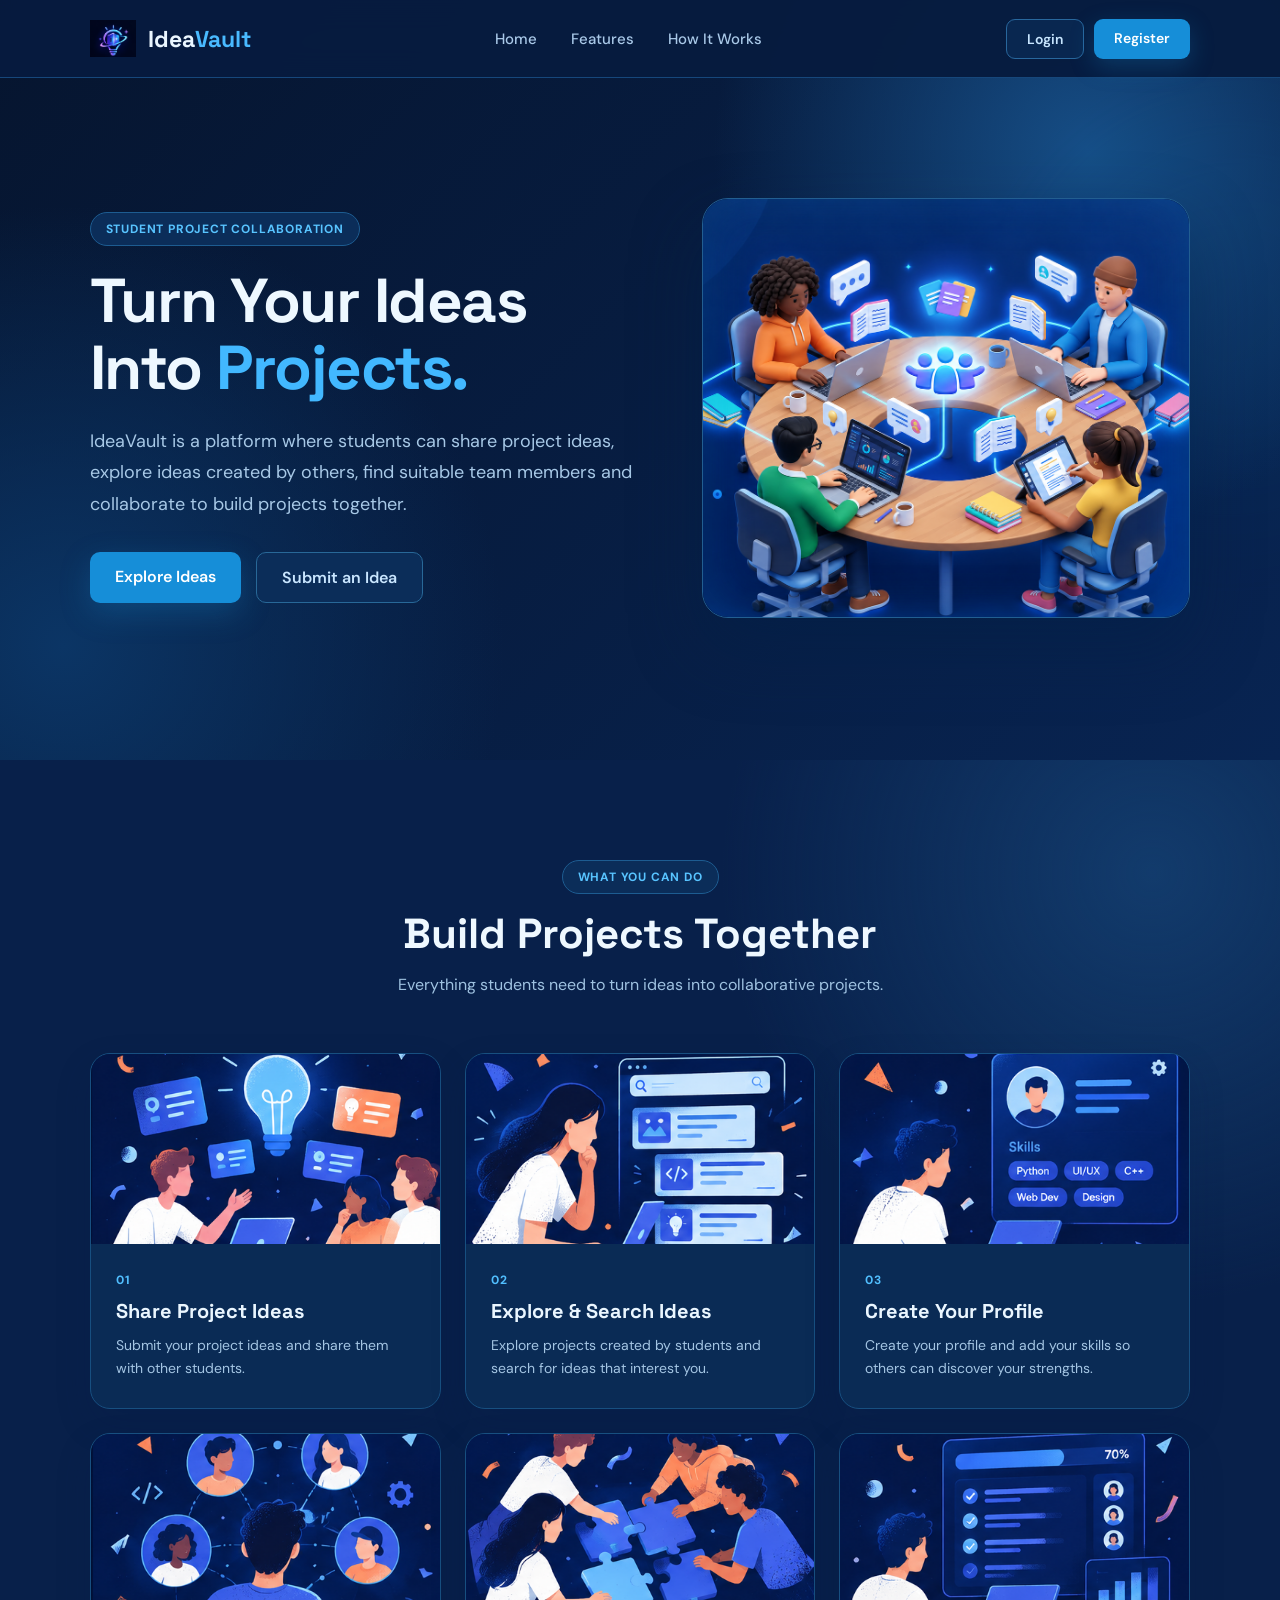
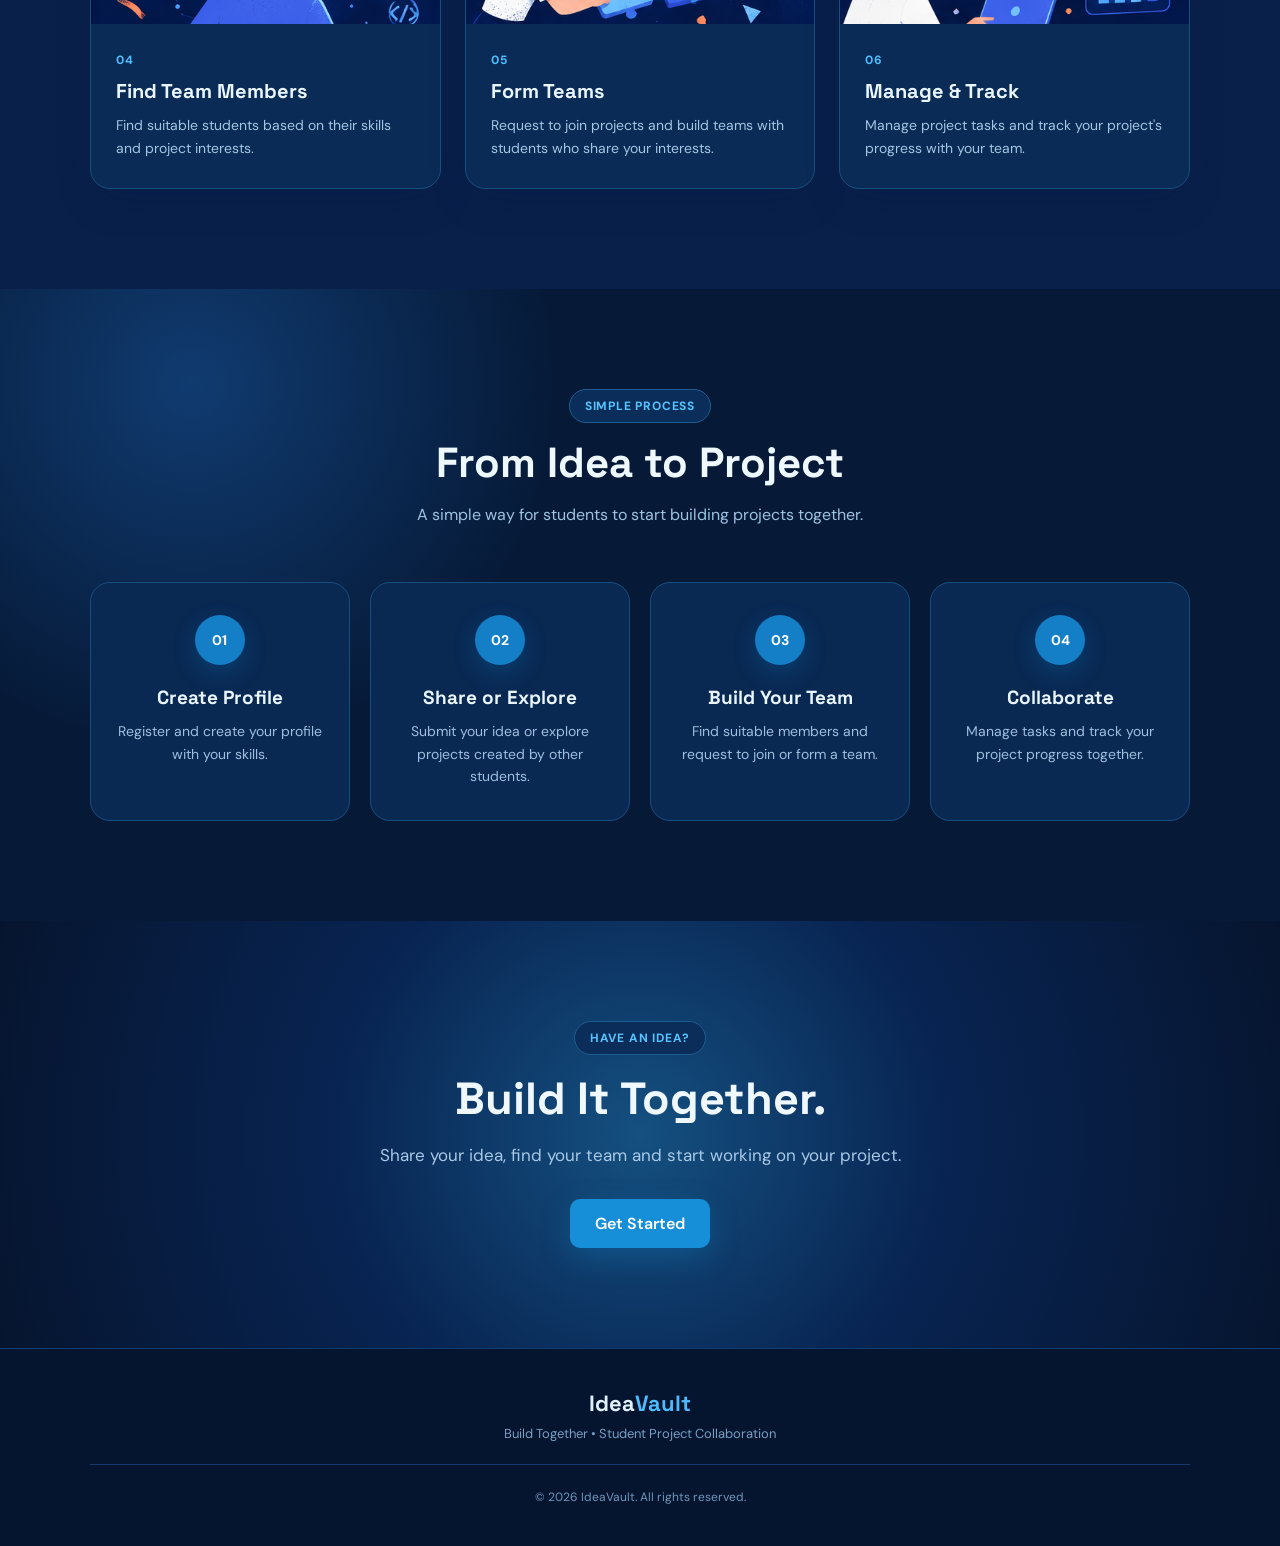
<file: index.html>
<!DOCTYPE html>
<html lang="en">

<head>

    <meta charset="UTF-8">
    <meta name="viewport" content="width=device-width, initial-scale=1.0">

    <title>IdeaVault | Build Together</title>

    <!-- Google Fonts -->
    <link rel="preconnect" href="https://fonts.googleapis.com">
    <link rel="preconnect" href="https://fonts.gstatic.com" crossorigin>

    <link href="https://fonts.googleapis.com/css2?family=DM+Sans:wght@400;500;600;700&family=Space+Grotesk:wght@500;600;700&display=swap" rel="stylesheet">

    <!-- CSS -->
    <link rel="stylesheet" href="style.css">

</head>


<body>


    <!-- ================= NAVBAR ================= -->

    <nav>

        <div class="logo-area">

            <img src="ideavault-logo.png" alt="IdeaVault Logo">

            <div class="logo-text">
                Idea<span>Vault</span>
            </div>

        </div>


        <div class="nav-links">

            <a href="#home">Home</a>

            <a href="#features">Features</a>

            <a href="#how">How It Works</a>

        </div>


        <div class="nav-buttons">

            <a href="login.html" class="login-btn">
                Login
            </a>

            <a href="register.html" class="register-btn">
                Register
            </a>

        </div>

    </nav>



    <!-- ================= HERO ================= -->

    <section class="hero" id="home">


        <div class="hero-content">

            <div class="small-title">
                STUDENT PROJECT COLLABORATION
            </div>


            <h1>
                Turn Your Ideas Into
                <span>Projects.</span>
            </h1>


            <p>
                IdeaVault is a platform where students can share
                project ideas, explore ideas created by others,
                find suitable team members and collaborate to
                build projects together.
            </p>


            <div class="hero-buttons">

                <a href="#features" class="primary-btn">
                    Explore Ideas
                </a>

                <a href="submit-idea.php" class="secondary-btn">
                    Submit an Idea
                </a>

            </div>

        </div>



        <!-- HERO IMAGE -->

        <div class="hero-image">

            <img src="ideavault-hero.png"
                 alt="Students collaborating on projects">

        </div>

    </section>



    <!-- ================= FEATURES ================= -->

    <section class="section" id="features">


        <div class="section-title">

            <div class="section-label">
                WHAT YOU CAN DO
            </div>

            <h2>
                Build Projects Together
            </h2>

            <p>
                Everything students need to turn ideas into
                collaborative projects.
            </p>

        </div>



        <div class="features">


            <!-- CARD 1 -->

            <div class="feature-card">

                <div class="feature-image">

                    <img src="share-ideas.png"
                         alt="Share Project Ideas">

                </div>

                <div class="feature-content">

                    <span class="card-number">01</span>

                    <h3>
                        Share Project Ideas
                    </h3>

                    <p>
                        Submit your project ideas and share them
                        with other students.
                    </p>

                </div>

            </div>



            <!-- CARD 2 -->

            <div class="feature-card">

                <div class="feature-image">

                    <img src="explore-ideas.png"
                         alt="Explore and Search Ideas">

                </div>

                <div class="feature-content">

                    <span class="card-number">02</span>

                    <h3>
                        Explore & Search Ideas
                    </h3>

                    <p>
                        Explore projects created by students and
                        search for ideas that interest you.
                    </p>

                </div>

            </div>



            <!-- CARD 3 -->

            <div class="feature-card">

                <div class="feature-image">

                    <img src="profile.png"
                         alt="Create Profile">

                </div>

                <div class="feature-content">

                    <span class="card-number">03</span>

                    <h3>
                        Create Your Profile
                    </h3>

                    <p>
                        Create your profile and add your skills
                        so others can discover your strengths.
                    </p>

                </div>

            </div>



            <!-- CARD 4 -->

            <div class="feature-card">

                <div class="feature-image">

                    <img src="team-members.png"
                         alt="Find Team Members">

                </div>

                <div class="feature-content">

                    <span class="card-number">04</span>

                    <h3>
                        Find Team Members
                    </h3>

                    <p>
                        Find suitable students based on their
                        skills and project interests.
                    </p>

                </div>

            </div>



            <!-- CARD 5 -->

            <div class="feature-card">

                <div class="feature-image">

                    <img src="form-team.png"
                         alt="Form Teams">

                </div>

                <div class="feature-content">

                    <span class="card-number">05</span>

                    <h3>
                        Form Teams
                    </h3>

                    <p>
                        Request to join projects and build teams
                        with students who share your interests.
                    </p>

                </div>

            </div>



            <!-- CARD 6 -->

            <div class="feature-card">

                <div class="feature-image">

                    <img src="manage-progress.png"
                         alt="Manage Project Progress">

                </div>

                <div class="feature-content">

                    <span class="card-number">06</span>

                    <h3>
                        Manage & Track
                    </h3>

                    <p>
                        Manage project tasks and track your
                        project's progress with your team.
                    </p>

                </div>

            </div>


        </div>

    </section>



    <!-- ================= HOW IT WORKS ================= -->

    <section class="process-section" id="how">


        <div class="section-title">

            <div class="section-label">
                SIMPLE PROCESS
            </div>

            <h2>
                From Idea to Project
            </h2>

            <p>
                A simple way for students to start building
                projects together.
            </p>

        </div>



        <div class="process">


            <!-- STEP 1 -->

            <div class="step">

                <div class="number">
                    01
                </div>

                <h3>
                    Create Profile
                </h3>

                <p>
                    Register and create your profile with
                    your skills.
                </p>

            </div>



            <!-- STEP 2 -->

            <div class="step">

                <div class="number">
                    02
                </div>

                <h3>
                    Share or Explore
                </h3>

                <p>
                    Submit your idea or explore projects
                    created by other students.
                </p>

            </div>



            <!-- STEP 3 -->

            <div class="step">

                <div class="number">
                    03
                </div>

                <h3>
                    Build Your Team
                </h3>

                <p>
                    Find suitable members and request to
                    join or form a team.
                </p>

            </div>



            <!-- STEP 4 -->

            <div class="step">

                <div class="number">
                    04
                </div>

                <h3>
                    Collaborate
                </h3>

                <p>
                    Manage tasks and track your project
                    progress together.
                </p>

            </div>


        </div>

    </section>



    <!-- ================= CTA ================= -->

    <section class="cta">


        <div class="cta-content">

            <div class="section-label">
                HAVE AN IDEA?
            </div>

            <h2>
                Build It Together.
            </h2>

            <p>
                Share your idea, find your team and start
                working on your project.
            </p>

            <a href="register.html" class="primary-btn">
                Get Started
            </a>

        </div>


    </section>



    <!-- ================= FOOTER ================= -->

    <footer>

        <div class="footer-logo">
            Idea<span>Vault</span>
        </div>

        <p>
            Build Together • Student Project Collaboration
        </p>

        <div class="footer-line"></div>

        <small>
            © 2026 IdeaVault. All rights reserved.
        </small>

    </footer>



    <!-- JavaScript -->

    <script src="script.js"></script>

</body>

</html>
</file>
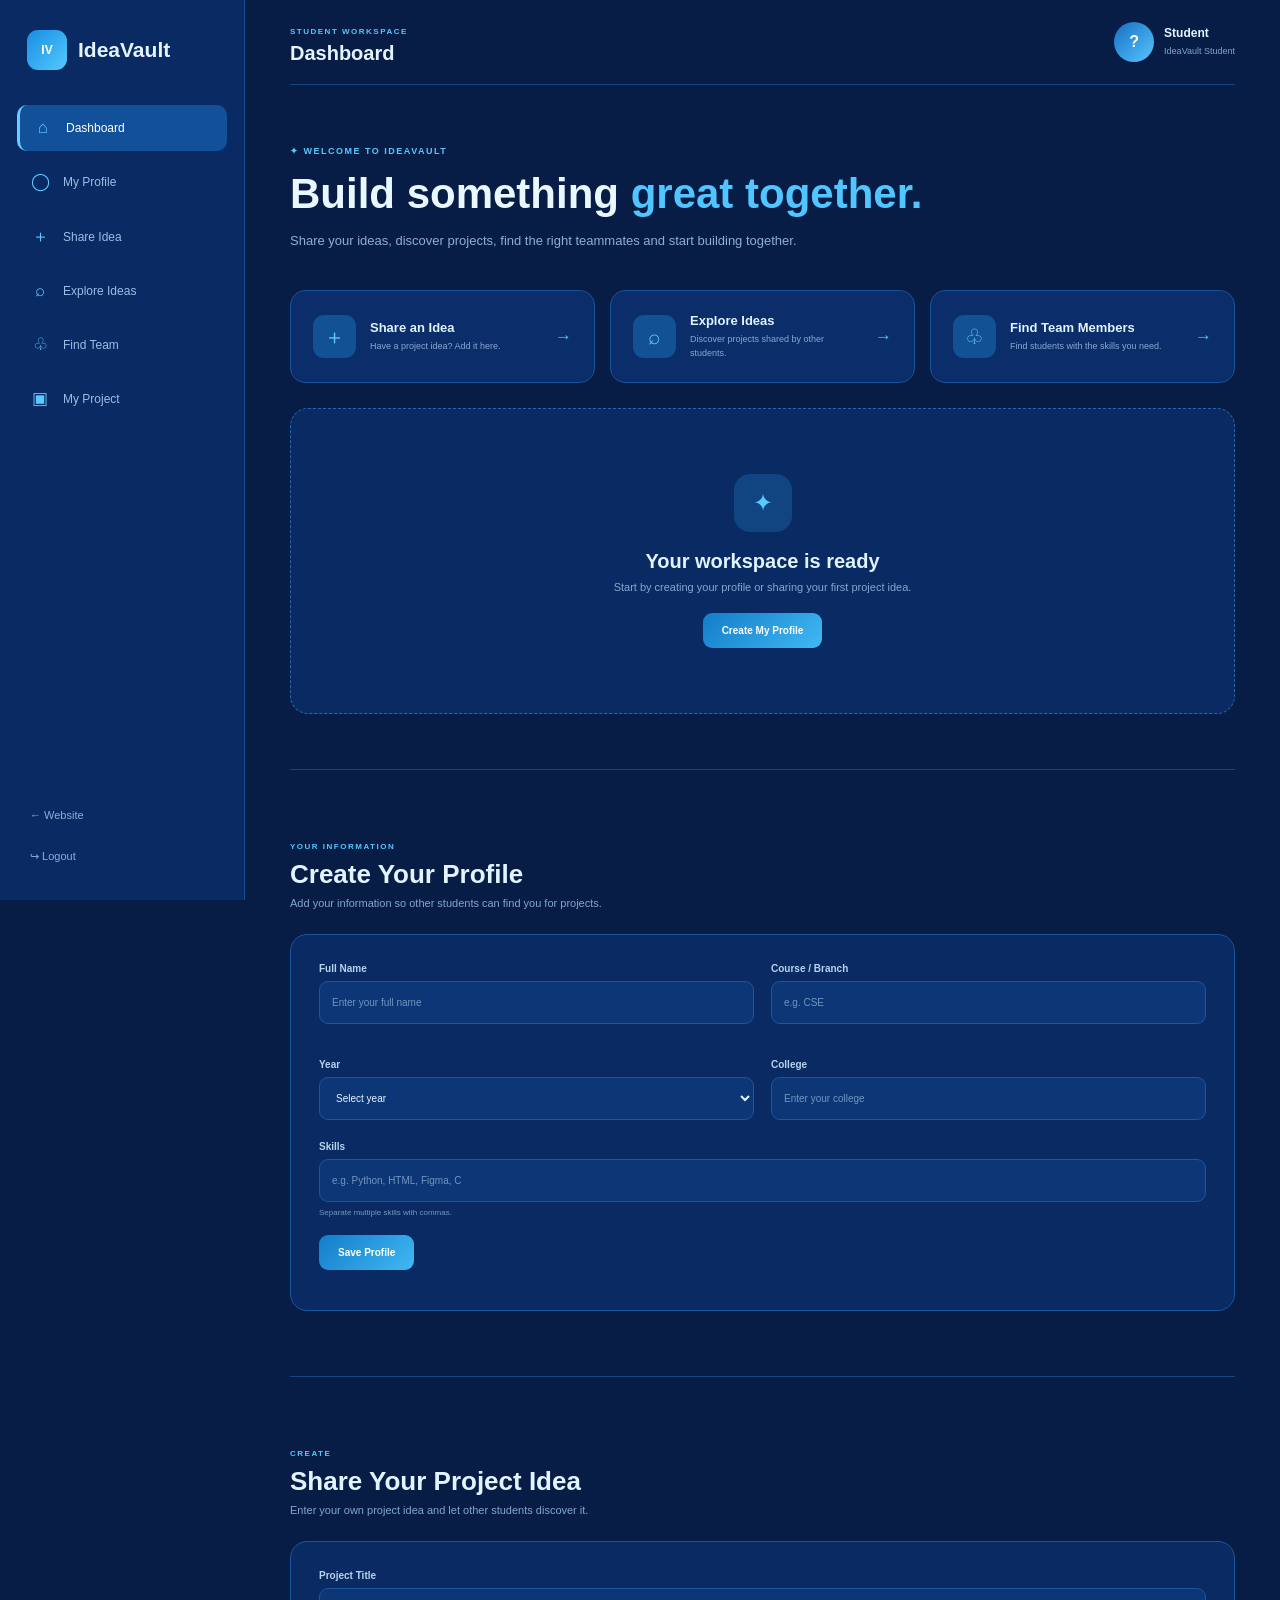
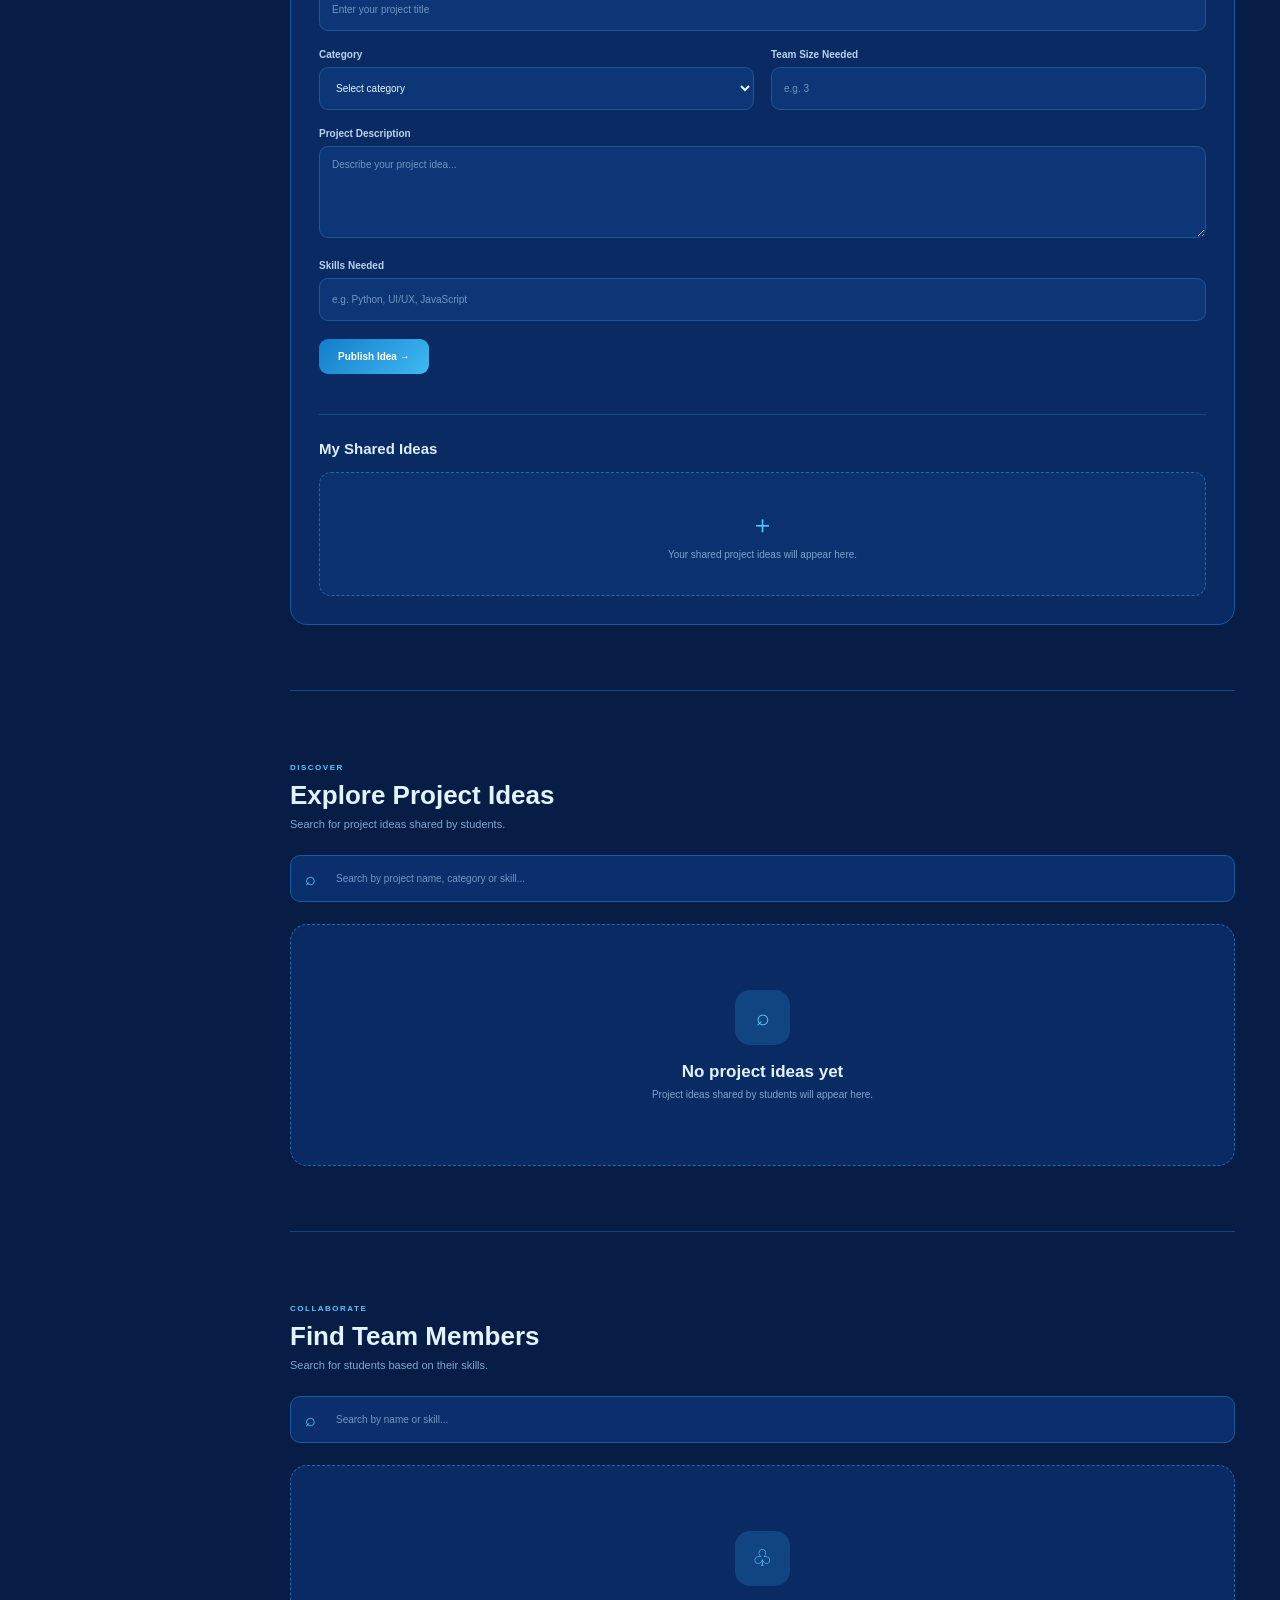
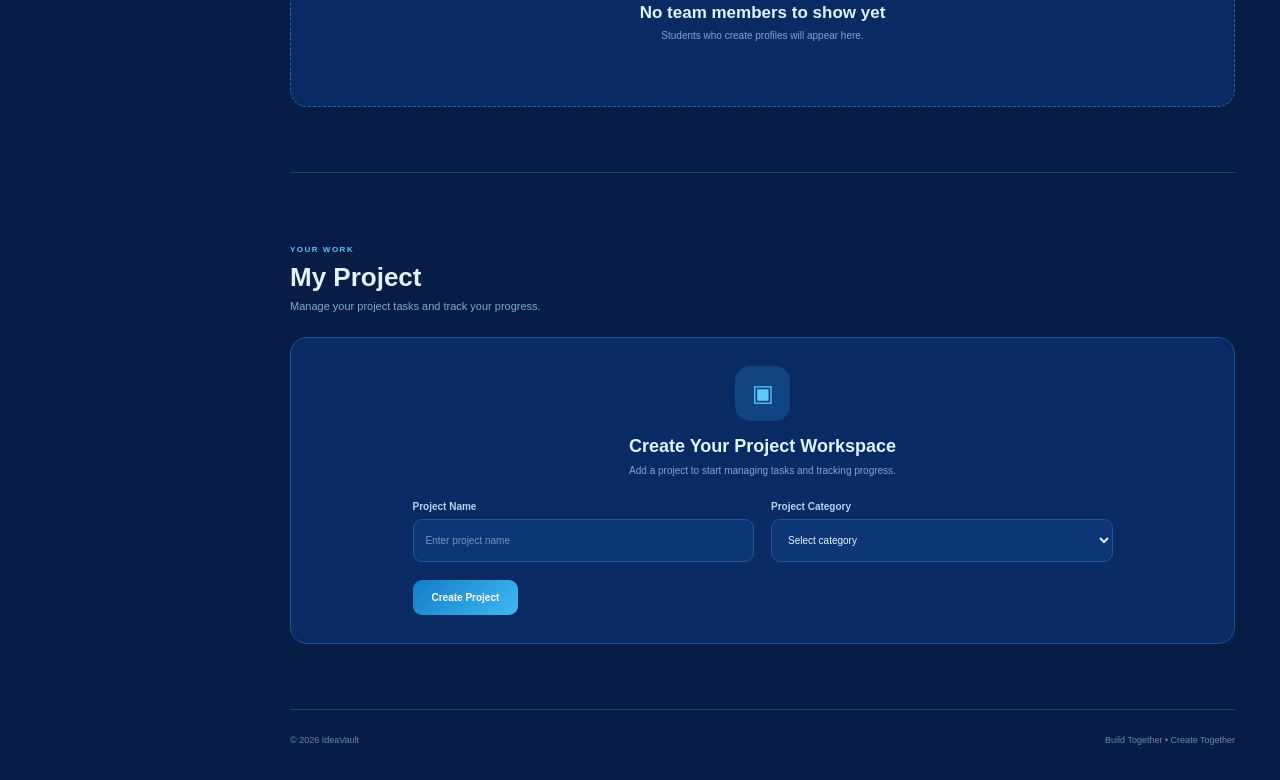
<file: dashboard.html>
<!DOCTYPE html>
<html lang="en">

<head>

    <meta charset="UTF-8">

    <meta name="viewport"
          content="width=device-width, initial-scale=1.0">

    <title>IdeaVault | Dashboard</title>

    <link rel="stylesheet"
          href="dashboard.css">

</head>

<body>


<!-- ================= SIDEBAR ================= -->

<aside class="sidebar">

    <div class="logo">

        <div class="logo-box">
            IV
        </div>

        <span>IdeaVault</span>

    </div>


    <nav>

        <a href="#home" class="nav-link active">
            <span>⌂</span>
            Dashboard
        </a>

        <a href="#profile" class="nav-link">
            <span>◯</span>
            My Profile
        </a>

        <a href="#share" class="nav-link">
            <span>＋</span>
            Share Idea
        </a>

        <a href="#explore" class="nav-link">
            <span>⌕</span>
            Explore Ideas
        </a>

        <a href="#team" class="nav-link">
            <span>♧</span>
            Find Team
        </a>

        <a href="#project" class="nav-link">
            <span>▣</span>
            My Project
        </a>

    </nav>


    <div class="sidebar-bottom">

        <a href="index.html">
            ← Website
        </a>

        <button id="logoutBtn">
            ↪ Logout
        </button>

    </div>

</aside>



<!-- ================= MAIN ================= -->

<main class="main">


    <!-- TOP BAR -->

    <header class="topbar">

        <div>

            <span class="small-title">
                STUDENT WORKSPACE
            </span>

            <h2>
                Dashboard
            </h2>

        </div>


        <div class="user-area">

            <div class="user-avatar"
                 id="userAvatar">
                ?
            </div>

            <div>

                <strong id="userName">
                    Student
                </strong>

                <small>
                    IdeaVault Student
                </small>

            </div>

        </div>

    </header>



    <!-- ================= HOME ================= -->

    <section id="home"
             class="dashboard-home">


        <div class="welcome">

            <span>
                ✦ WELCOME TO IDEAVAULT
            </span>

            <h1>
                Build something
                <strong>great together.</strong>
            </h1>

            <p>
                Share your ideas, discover projects,
                find the right teammates and start
                building together.
            </p>

        </div>


        <!-- EMPTY QUICK ACTIONS -->

        <div class="quick-actions">


            <a href="#share"
               class="action-card">

                <div class="action-icon">
                    ＋
                </div>

                <div>

                    <h3>
                        Share an Idea
                    </h3>

                    <p>
                        Have a project idea?
                        Add it here.
                    </p>

                </div>

                <span class="arrow">
                    →
                </span>

            </a>



            <a href="#explore"
               class="action-card">

                <div class="action-icon">
                    ⌕
                </div>

                <div>

                    <h3>
                        Explore Ideas
                    </h3>

                    <p>
                        Discover projects shared
                        by other students.
                    </p>

                </div>

                <span class="arrow">
                    →
                </span>

            </a>



            <a href="#team"
               class="action-card">

                <div class="action-icon">
                    ♧
                </div>

                <div>

                    <h3>
                        Find Team Members
                    </h3>

                    <p>
                        Find students with the
                        skills you need.
                    </p>

                </div>

                <span class="arrow">
                    →
                </span>

            </a>


        </div>


        <!-- EMPTY STATE -->

        <div class="empty-dashboard">

            <div class="empty-icon">
                ✦
            </div>

            <h2>
                Your workspace is ready
            </h2>

            <p>
                Start by creating your profile or
                sharing your first project idea.
            </p>

            <a href="#profile"
               class="blue-btn">

                Create My Profile

            </a>

        </div>

    </section>



    <!-- ================= PROFILE ================= -->

    <section id="profile"
             class="section">


        <div class="section-heading">

            <span>
                YOUR INFORMATION
            </span>

            <h2>
                Create Your Profile
            </h2>

            <p>
                Add your information so other students
                can find you for projects.
            </p>

        </div>


        <div class="profile-form-card">


            <form id="profileForm">


                <div class="form-grid">


                    <div class="field">

                        <label>
                            Full Name
                        </label>

                        <input
                            type="text"
                            id="fullName"
                            placeholder="Enter your full name"
                            required
                        >

                    </div>


                    <div class="field">

                        <label>
                            Course / Branch
                        </label>

                        <input
                            type="text"
                            id="course"
                            placeholder="e.g. CSE"
                        >

                    </div>


                    <div class="field">

                        <label>
                            Year
                        </label>

                        <select id="year">

                            <option value="">
                                Select year
                            </option>

                            <option>
                                First Year
                            </option>

                            <option>
                                Second Year
                            </option>

                            <option>
                                Third Year
                            </option>

                            <option>
                                Final Year
                            </option>

                        </select>

                    </div>


                    <div class="field">

                        <label>
                            College
                        </label>

                        <input
                            type="text"
                            id="college"
                            placeholder="Enter your college"
                        >

                    </div>


                </div>


                <!-- SKILLS -->

                <div class="field full">

                    <label>
                        Skills
                    </label>

                    <input
                        type="text"
                        id="skills"
                        placeholder="e.g. Python, HTML, Figma, C"
                    >

                    <small>
                        Separate multiple skills with commas.
                    </small>

                </div>


                <button
                    type="submit"
                    class="blue-btn">

                    Save Profile

                </button>


                <p id="profileMessage"
                   class="message">
                </p>


            </form>

        </div>

    </section>



    <!-- ================= SHARE IDEA ================= -->

    <section id="share"
             class="section">


        <div class="section-heading">

            <span>
                CREATE
            </span>

            <h2>
                Share Your Project Idea
            </h2>

            <p>
                Enter your own project idea and
                let other students discover it.
            </p>

        </div>


        <div class="idea-form-card">


            <form id="ideaForm">


                <div class="field">

                    <label>
                        Project Title
                    </label>

                    <input
                        type="text"
                        id="ideaTitle"
                        placeholder="Enter your project title"
                        required
                    >

                </div>


                <div class="form-grid">


                    <div class="field">

                        <label>
                            Category
                        </label>

                        <select id="ideaCategory"
                                required>

                            <option value="">
                                Select category
                            </option>

                            <option>
                                Web Development
                            </option>

                            <option>
                                App Development
                            </option>

                            <option>
                                AI / ML
                            </option>

                            <option>
                                FinTech
                            </option>

                            <option>
                                UI/UX
                            </option>

                            <option>
                                Other
                            </option>

                        </select>

                    </div>


                    <div class="field">

                        <label>
                            Team Size Needed
                        </label>

                        <input
                            type="number"
                            id="teamSize"
                            min="1"
                            placeholder="e.g. 3"
                        >

                    </div>


                </div>


                <div class="field">

                    <label>
                        Project Description
                    </label>

                    <textarea
                        id="ideaDescription"
                        rows="6"
                        placeholder="Describe your project idea..."
                        required
                    ></textarea>

                </div>


                <div class="field">

                    <label>
                        Skills Needed
                    </label>

                    <input
                        type="text"
                        id="neededSkills"
                        placeholder="e.g. Python, UI/UX, JavaScript"
                    >

                </div>


                <button
                    type="submit"
                    class="blue-btn">

                    Publish Idea →

                </button>


                <p id="ideaMessage"
                   class="message">
                </p>


            </form>


            <!-- USER'S OWN IDEAS -->

            <div class="user-content">

                <h3>
                    My Shared Ideas
                </h3>

                <div id="myIdeas"
                     class="empty-content">

                    <div>
                        ＋
                    </div>

                    <p>
                        Your shared project ideas
                        will appear here.
                    </p>

                </div>

            </div>


        </div>

    </section>



    <!-- ================= EXPLORE ================= -->

    <section id="explore"
             class="section">


        <div class="section-heading">

            <span>
                DISCOVER
            </span>

            <h2>
                Explore Project Ideas
            </h2>

            <p>
                Search for project ideas shared
                by students.
            </p>

        </div>


        <div class="search-bar">

            <span>
                ⌕
            </span>

            <input
                type="text"
                id="searchIdeas"
                placeholder="Search by project name, category or skill..."
            >

        </div>


        <div id="exploreResults"
             class="empty-explore">

            <div class="big-search-icon">
                ⌕
            </div>

            <h3>
                No project ideas yet
            </h3>

            <p>
                Project ideas shared by students
                will appear here.
            </p>

        </div>

    </section>



    <!-- ================= TEAM ================= -->

    <section id="team"
             class="section">


        <div class="section-heading">

            <span>
                COLLABORATE
            </span>

            <h2>
                Find Team Members
            </h2>

            <p>
                Search for students based on
                their skills.
            </p>

        </div>


        <div class="search-bar">

            <span>
                ⌕
            </span>

            <input
                type="text"
                id="searchMembers"
                placeholder="Search by name or skill..."
            >

        </div>


        <div class="empty-team">

            <div class="team-icon">
                ♧
            </div>

            <h3>
                No team members to show yet
            </h3>

            <p>
                Students who create profiles
                will appear here.
            </p>

        </div>

    </section>



    <!-- ================= PROJECT ================= -->

    <section id="project"
             class="section">


        <div class="section-heading">

            <span>
                YOUR WORK
            </span>

            <h2>
                My Project
            </h2>

            <p>
                Manage your project tasks and
                track your progress.
            </p>

        </div>


        <!-- CREATE PROJECT -->

        <div class="project-create-card">


            <div class="project-icon">
                ▣
            </div>


            <h3>
                Create Your Project Workspace
            </h3>


            <p>
                Add a project to start managing
                tasks and tracking progress.
            </p>


            <form id="projectForm">


                <div class="form-grid">

                    <div class="field">

                        <label>
                            Project Name
                        </label>

                        <input
                            type="text"
                            id="projectName"
                            placeholder="Enter project name"
                        >

                    </div>


                    <div class="field">

                        <label>
                            Project Category
                        </label>

                        <select id="projectType">

                            <option value="">
                                Select category
                            </option>

                            <option>
                                Web Development
                            </option>

                            <option>
                                App Development
                            </option>

                            <option>
                                AI / ML
                            </option>

                            <option>
                                FinTech
                            </option>

                            <option>
                                UI/UX
                            </option>

                        </select>

                    </div>

                </div>


                <button
                    type="submit"
                    class="blue-btn">

                    Create Project

                </button>


            </form>

        </div>


        <!-- PROJECT WILL APPEAR HERE -->

        <div id="projectWorkspace"
             class="project-workspace hidden">


            <div class="project-header">

                <div>

                    <span id="displayCategory">
                    </span>

                    <h3 id="displayProject">
                    </h3>

                </div>


                <strong id="progressNumber">
                    0%
                </strong>

            </div>


            <!-- PROGRESS -->

            <div class="progress-area">

                <div class="progress-track">

                    <div id="progressBar">
                    </div>

                </div>

            </div>


            <!-- TASKS -->

            <h4>
                Project Tasks
            </h4>


            <div id="taskList">

                <p class="no-task">
                    No tasks added yet.
                </p>

            </div>


            <!-- ADD TASK -->

            <div class="add-task">

                <input
                    type="text"
                    id="taskInput"
                    placeholder="Enter a project task"
                >

                <button id="addTask">
                    + Add Task
                </button>

            </div>


        </div>

    </section>



    <!-- FOOTER -->

    <footer>

        <span>
            © 2026 IdeaVault
        </span>

        <span>
            Build Together • Create Together
        </span>

    </footer>


</main>


<script src="dashboard.js"></script>

</body>

</html>
</file>
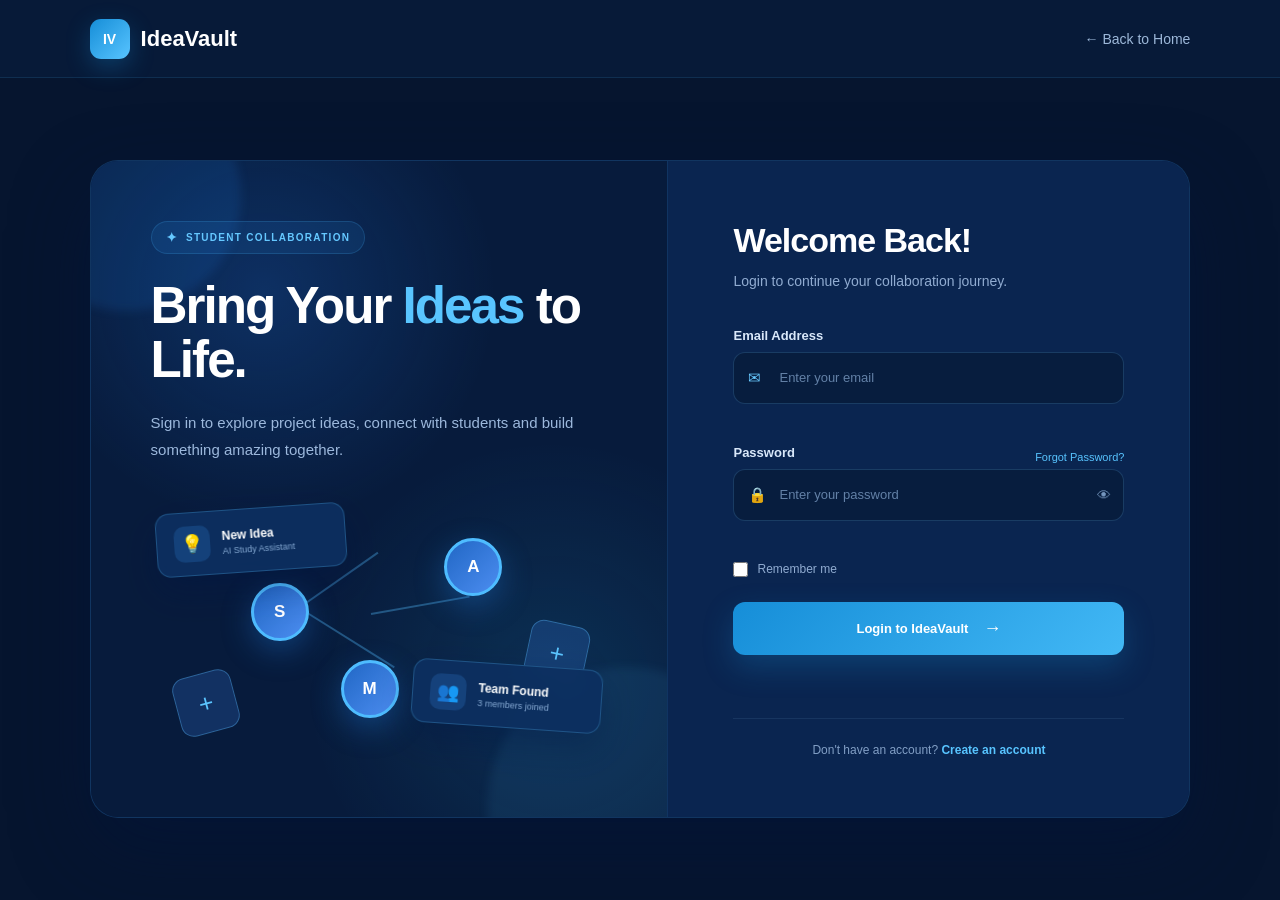
<file: login.html>
<!DOCTYPE html>
<html lang="en">

<head>
    <meta charset="UTF-8">
    <meta name="viewport" content="width=device-width, initial-scale=1.0">

    <title>Login | IdeaVault</title>

    <link rel="stylesheet" href="login.css">
</head>

<body>

    <!-- NAVBAR -->
    <nav class="navbar">

        <a href="index.html" class="logo">
            <div class="logo-icon">IV</div>
            <span>IdeaVault</span>
        </a>

        <a href="index.html" class="back-home">
            ← Back to Home
        </a>

    </nav>


    <!-- LOGIN SECTION -->
    <main class="login-section">

        <div class="login-container">

            <!-- LEFT SIDE -->
            <div class="login-visual">

                <div class="glow glow-one"></div>
                <div class="glow glow-two"></div>

                <div class="visual-content">

                    <div class="small-badge">
                        <span>✦</span>
                        STUDENT COLLABORATION
                    </div>

                    <h1>
                        Bring Your
                        <span>Ideas</span>
                        to Life.
                    </h1>

                    <p>
                        Sign in to explore project ideas, connect with
                        students and build something amazing together.
                    </p>

                    <!-- Illustration -->
                    <div class="illustration">

                        <div class="idea-card card-one">
                            <span>💡</span>
                            <div>
                                <strong>New Idea</strong>
                                <small>AI Study Assistant</small>
                            </div>
                        </div>

                        <div class="idea-card card-two">
                            <span>👥</span>
                            <div>
                                <strong>Team Found</strong>
                                <small>3 members joined</small>
                            </div>
                        </div>

                        <div class="circle-person person-one">S</div>
                        <div class="circle-person person-two">A</div>
                        <div class="circle-person person-three">M</div>

                        <div class="connection-line line-one"></div>
                        <div class="connection-line line-two"></div>
                        <div class="connection-line line-three"></div>

                        <div class="puzzle puzzle-one">+</div>
                        <div class="puzzle puzzle-two">+</div>

                    </div>

                </div>

            </div>


            <!-- RIGHT SIDE -->
            <div class="login-card">

                <div class="login-heading">

                    <div class="mobile-logo">
                        <div class="logo-icon">IV</div>
                        <span>IdeaVault</span>
                    </div>

                    <h2>Welcome Back!</h2>

                    <p>
                        Login to continue your collaboration journey.
                    </p>

                </div>


                <!-- FORM -->
                <form id="loginForm">

                    <!-- EMAIL -->
                    <div class="form-group">

                        <label for="email">
                            Email Address
                        </label>

                        <div class="input-box">

                            <span class="input-icon">✉</span>

                            <input
                                type="email"
                                id="email"
                                placeholder="Enter your email"
                                required
                            >

                        </div>

                        <small class="error" id="emailError"></small>

                    </div>


                    <!-- PASSWORD -->
                    <div class="form-group">

                        <div class="password-label">

                            <label for="password">
                                Password
                            </label>

                            <a href="#" id="forgotPassword">
                                Forgot Password?
                            </a>

                        </div>

                        <div class="input-box">

                            <span class="input-icon">🔒</span>

                            <input
                                type="password"
                                id="password"
                                placeholder="Enter your password"
                                required
                            >

                            <button
                                type="button"
                                class="show-password"
                                id="togglePassword"
                            >
                                👁
                            </button>

                        </div>

                        <small class="error" id="passwordError"></small>

                    </div>


                    <!-- REMEMBER -->
                    <div class="remember-row">

                        <label class="remember">

                            <input type="checkbox" id="remember">

                            <span>Remember me</span>

                        </label>

                    </div>


                    <!-- LOGIN BUTTON -->
                    <button type="submit" class="login-btn">

                        <span>Login to IdeaVault</span>

                        <span class="arrow">→</span>

                    </button>


                    <!-- STATUS MESSAGE -->
                    <p id="loginMessage" class="login-message"></p>

                </form>


                <!-- REGISTER -->
                <div class="register-text">

                    Don't have an account?

                    <a href="register.html">
                        Create an account
                    </a>

                </div>

            </div>

        </div>

    </main>


    <script src="login.js"></script>

</body>

</html>
</file>
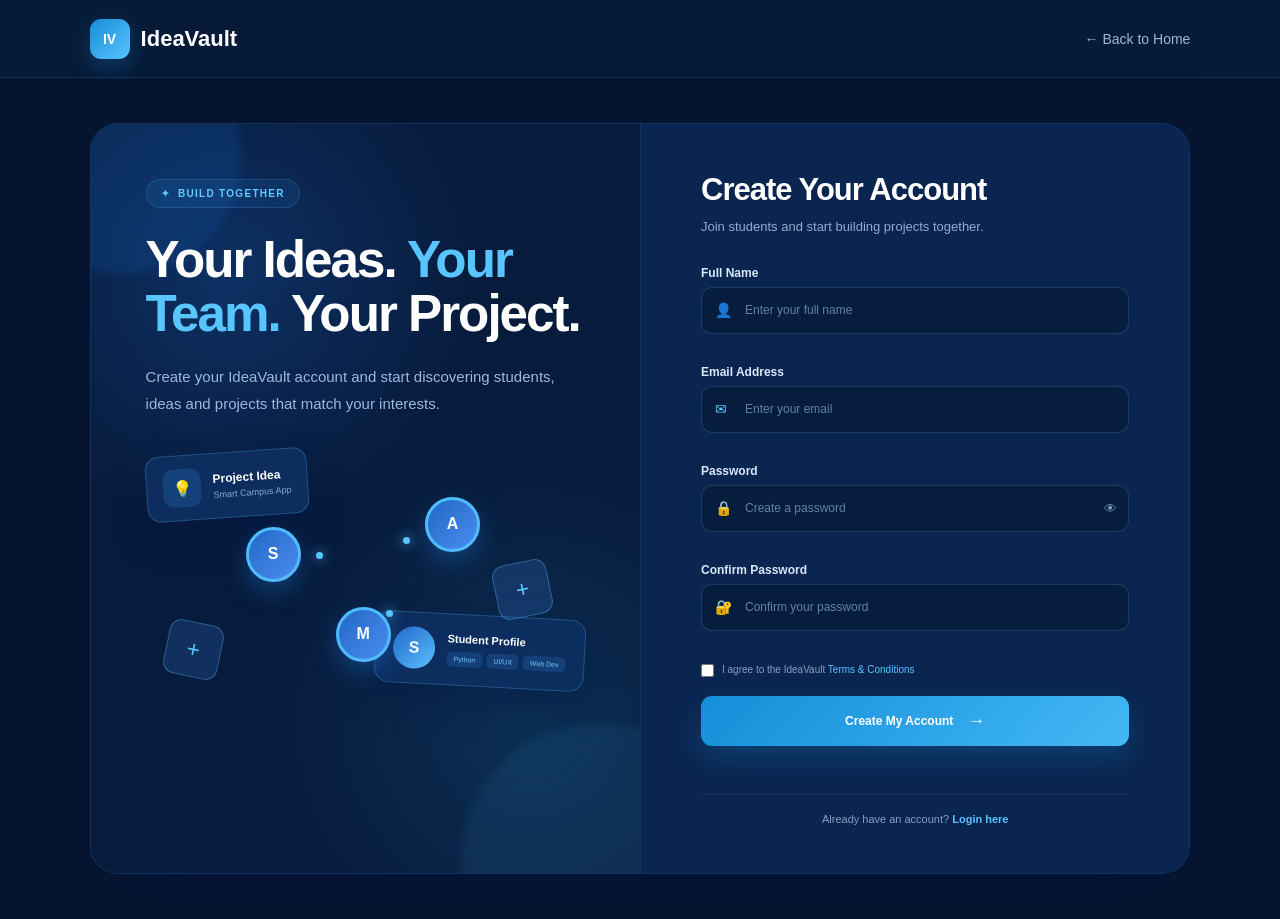
<file: register.html>
<!DOCTYPE html>
<html lang="en">

<head>
    <meta charset="UTF-8">
    <meta name="viewport" content="width=device-width, initial-scale=1.0">

    <title>Create Account | IdeaVault</title>

    <link rel="stylesheet" href="register.css">
</head>

<body>

    <!-- NAVBAR -->
    <nav class="navbar">

        <a href="index.html" class="logo">
            <div class="logo-icon">IV</div>
            <span>IdeaVault</span>
        </a>

        <a href="index.html" class="back-home">
            ← Back to Home
        </a>

    </nav>


    <!-- REGISTER SECTION -->
    <main class="register-section">

        <div class="register-container">


            <!-- LEFT SIDE -->
            <div class="register-visual">

                <div class="glow glow-one"></div>
                <div class="glow glow-two"></div>

                <div class="visual-content">

                    <div class="small-badge">
                        <span>✦</span>
                        BUILD TOGETHER
                    </div>

                    <h1>
                        Your Ideas.
                        <span>Your Team.</span>
                        Your Project.
                    </h1>

                    <p>
                        Create your IdeaVault account and start
                        discovering students, ideas and projects
                        that match your interests.
                    </p>


                    <!-- ILLUSTRATION -->
                    <div class="illustration">

                        <!-- IDEA CARD -->
                        <div class="idea-card idea-one">

                            <div class="idea-icon">
                                💡
                            </div>

                            <div>
                                <strong>Project Idea</strong>
                                <small>Smart Campus App</small>
                            </div>

                        </div>


                        <!-- PROFILE CARD -->
                        <div class="profile-card">

                            <div class="profile-avatar">
                                S
                            </div>

                            <div class="profile-info">

                                <strong>Student Profile</strong>

                                <div class="skills">
                                    <span>Python</span>
                                    <span>UI/UX</span>
                                    <span>Web Dev</span>
                                </div>

                            </div>

                        </div>


                        <!-- PEOPLE -->
                        <div class="person person-one">
                            S
                        </div>

                        <div class="person person-two">
                            A
                        </div>

                        <div class="person person-three">
                            M
                        </div>


                        <!-- CONNECTION DOTS -->
                        <div class="dot dot-one"></div>
                        <div class="dot dot-two"></div>
                        <div class="dot dot-three"></div>


                        <!-- PUZZLE SHAPES -->
                        <div class="puzzle puzzle-one">
                            +
                        </div>

                        <div class="puzzle puzzle-two">
                            +
                        </div>

                    </div>

                </div>

            </div>


            <!-- RIGHT REGISTER CARD -->
            <div class="register-card">


                <!-- HEADING -->
                <div class="register-heading">

                    <div class="mobile-logo">

                        <div class="logo-icon">
                            IV
                        </div>

                        <span>
                            IdeaVault
                        </span>

                    </div>

                    <h2>Create Your Account</h2>

                    <p>
                        Join students and start building projects together.
                    </p>

                </div>


                <!-- FORM -->
                <form id="registerForm">


                    <!-- FULL NAME -->
                    <div class="form-group">

                        <label for="name">
                            Full Name
                        </label>

                        <div class="input-box">

                            <span class="input-icon">
                                👤
                            </span>

                            <input
                                type="text"
                                id="name"
                                placeholder="Enter your full name"
                                required
                            >

                        </div>

                        <small
                            class="error"
                            id="nameError">
                        </small>

                    </div>


                    <!-- EMAIL -->
                    <div class="form-group">

                        <label for="email">
                            Email Address
                        </label>

                        <div class="input-box">

                            <span class="input-icon">
                                ✉
                            </span>

                            <input
                                type="email"
                                id="email"
                                placeholder="Enter your email"
                                required
                            >

                        </div>

                        <small
                            class="error"
                            id="emailError">
                        </small>

                    </div>


                    <!-- PASSWORD -->
                    <div class="form-group">

                        <label for="password">
                            Password
                        </label>

                        <div class="input-box">

                            <span class="input-icon">
                                🔒
                            </span>

                            <input
                                type="password"
                                id="password"
                                placeholder="Create a password"
                                required
                            >

                            <button
                                type="button"
                                class="show-password"
                                id="togglePassword">
                                👁
                            </button>

                        </div>

                        <small
                            class="error"
                            id="passwordError">
                        </small>

                    </div>


                    <!-- CONFIRM PASSWORD -->
                    <div class="form-group">

                        <label for="confirmPassword">
                            Confirm Password
                        </label>

                        <div class="input-box">

                            <span class="input-icon">
                                🔐
                            </span>

                            <input
                                type="password"
                                id="confirmPassword"
                                placeholder="Confirm your password"
                                required
                            >

                        </div>

                        <small
                            class="error"
                            id="confirmError">
                        </small>

                    </div>


                    <!-- TERMS -->
                    <div class="terms">

                        <label>

                            <input
                                type="checkbox"
                                id="terms"
                                required
                            >

                            <span>
                                I agree to the IdeaVault
                                <a href="#">Terms & Conditions</a>
                            </span>

                        </label>

                    </div>


                    <!-- REGISTER BUTTON -->
                    <button
                        type="submit"
                        class="register-btn">

                        <span>
                            Create My Account
                        </span>

                        <span class="arrow">
                            →
                        </span>

                    </button>


                    <!-- MESSAGE -->
                    <p
                        id="registerMessage"
                        class="register-message">
                    </p>

                </form>


                <!-- LOGIN LINK -->
                <div class="login-text">

                    Already have an account?

                    <a href="login.html">
                        Login here
                    </a>

                </div>

            </div>

        </div>

    </main>


    <script src="register.js"></script>

</body>

</html>
</file>
<file: style.css>
/* =====================================================
   IDEAVAULT - MAIN STYLESHEET
   ===================================================== */


/* ================= RESET ================= */

* {
    margin: 0;
    padding: 0;
    box-sizing: border-box;
    scroll-behavior: smooth;
}


body {
    font-family: "DM Sans", sans-serif;

    background: #06152f;

    color: #eaf4ff;

    overflow-x: hidden;
}


a {
    text-decoration: none;
}


img {
    display: block;
    width: 100%;
}


/* ================= NAVBAR ================= */

nav {

    width: 100%;
    height: 78px;

    padding: 0 7%;

    display: flex;
    align-items: center;
    justify-content: space-between;

    position: fixed;

    top: 0;
    left: 0;

    z-index: 1000;

    background: rgba(7, 28, 63, 0.96);

    border-bottom: 1px solid #16477b;

    backdrop-filter: blur(15px);
}


/* Logo */

.logo-area {

    display: flex;
    align-items: center;

    gap: 12px;
}


.logo-area img {

    width: 46px;
    height: 46px;

    object-fit: contain;
}


.logo-text {

    font-family: "Space Grotesk", sans-serif;

    font-size: 23px;

    font-weight: 700;

    color: #eaf6ff;
}


.logo-text span {

    color: #49baff;
}


/* Navigation */

.nav-links {

    display: flex;

    align-items: center;

    gap: 34px;
}


.nav-links a {

    color: #a9c9e8;

    font-size: 15px;

    font-weight: 500;

    transition: 0.3s;
}


.nav-links a:hover {

    color: #58c4ff;
}


/* Buttons */

.nav-buttons {

    display: flex;

    gap: 10px;
}


.login-btn,
.register-btn {

    padding: 10px 20px;

    border-radius: 9px;

    font-size: 14px;

    font-weight: 600;

    transition: 0.3s;
}


.login-btn {

    color: #c8e6ff;

    border: 1px solid #28679d;

    background: #092750;
}


.login-btn:hover {

    background: #10396b;

    border-color: #3b8bc4;
}


.register-btn {

    color: #ffffff;

    background: #168ed8;

    box-shadow:
        0 8px 25px rgba(22, 142, 216, 0.25);
}


.register-btn:hover {

    background: #28a5ed;

    transform: translateY(-2px);
}


/* ================= HERO ================= */

.hero {

    min-height: 760px;

    padding: 145px 7% 90px;

    display: flex;

    align-items: center;

    justify-content: space-between;

    gap: 60px;

    position: relative;

    background:

        radial-gradient(
            circle at 85% 20%,
            #164e86 0%,
            transparent 30%
        ),

        radial-gradient(
            circle at 5% 85%,
            #0b3565 0%,
            transparent 32%
        ),

        linear-gradient(
            135deg,
            #06152f,
            #082452
        );

}


/* Decorative glow */

.hero::before {

    content: "";

    position: absolute;

    width: 400px;
    height: 400px;

    right: -150px;
    top: 120px;

    border-radius: 50%;

    background: #116db0;

    opacity: 0.08;

    filter: blur(60px);

    pointer-events: none;
}


/* Hero content */

.hero-content {

    width: 52%;

    position: relative;

    z-index: 2;
}


.small-title,
.section-label {

    display: inline-block;

    padding: 8px 15px;

    border-radius: 30px;

    background: #0b2d59;

    border: 1px solid #1d5c91;

    color: #58c4ff;

    font-size: 12px;

    font-weight: 700;

    letter-spacing: 0.8px;

    margin-bottom: 22px;
}


.hero h1 {

    font-family: "Space Grotesk", sans-serif;

    font-size: 62px;

    line-height: 1.08;

    letter-spacing: -1.5px;

    margin-bottom: 24px;

    color: #eef8ff;
}


.hero h1 span {

    color: #42b8ff;
}


.hero p {

    max-width: 620px;

    color: #a7c8e6;

    font-size: 18px;

    line-height: 1.75;

    margin-bottom: 32px;
}


/* Hero buttons */

.hero-buttons {

    display: flex;

    gap: 15px;
}


.primary-btn,
.secondary-btn {

    display: inline-block;

    padding: 14px 25px;

    border-radius: 10px;

    font-weight: 600;

    transition: 0.3s;
}


.primary-btn {

    background: #168ed8;

    color: #ffffff;

    box-shadow:
        0 10px 30px rgba(22, 142, 216, 0.25);
}


.primary-btn:hover {

    background: #2ba9ee;

    transform: translateY(-3px);

    box-shadow:
        0 14px 35px rgba(22, 142, 216, 0.35);
}


.secondary-btn {

    background: #0b2d59;

    color: #c9e6ff;

    border: 1px solid #286898;
}


.secondary-btn:hover {

    background: #123c70;

    border-color: #3a83b9;
}


/* ================= HERO IMAGE ================= */

.hero-image {

    width: 46%;

    height: 420px;

    border-radius: 26px;

    overflow: hidden;

    background: #0a2850;

    border: 1px solid #225e91;

    box-shadow:
        0 30px 70px rgba(0, 30, 70, 0.45);

    position: relative;

    z-index: 2;
}


.hero-image::after {

    content: "";

    position: absolute;

    inset: 0;

    border-radius: 26px;

    box-shadow:
        inset 0 0 50px rgba(15, 118, 190, 0.25);

    pointer-events: none;
}


.hero-image img {

    width: 100%;

    height: 100%;

    object-fit: cover;

    transition: 0.5s;
}


.hero-image:hover img {

    transform: scale(1.03);
}


/* ================= SECTION ================= */

.section {

    padding: 100px 7%;

    background:

        radial-gradient(
            circle at 90% 10%,
            #123b6c 0%,
            transparent 28%
        ),

        #08204a;
}


.section-title {

    text-align: center;

    margin-bottom: 55px;
}


.section-title .section-label {

    margin-bottom: 15px;
}


.section-title h2 {

    font-family: "Space Grotesk", sans-serif;

    font-size: 42px;

    line-height: 1.2;

    color: #eef8ff;

    margin-bottom: 13px;
}


.section-title p {

    color: #9fc2e1;

    font-size: 16px;

    line-height: 1.6;
}


/* ================= FEATURE CARDS ================= */

.features {

    display: grid;

    grid-template-columns: repeat(3, 1fr);

    gap: 24px;
}


.feature-card {

    overflow: hidden;

    border-radius: 20px;

    background: #0a2b55;

    border: 1px solid #174f80;

    transition: 0.35s;

    box-shadow:
        0 15px 35px rgba(0, 30, 70, 0.18);
}


.feature-card:hover {

    transform: translateY(-8px);

    background: #0c3463;

    border-color: #2b78ad;

    box-shadow:
        0 20px 45px rgba(0, 50, 100, 0.28);
}


/* Rectangular image */

.feature-image {

    width: 100%;

    height: 190px;

    overflow: hidden;

    background: #0b315e;
}


.feature-image img {

    width: 100%;

    height: 100%;

    object-fit: cover;

    transition: 0.45s;
}


.feature-card:hover .feature-image img {

    transform: scale(1.05);
}


/* Card content */

.feature-content {

    padding: 24px 25px 28px;

    position: relative;
}


.card-number {

    display: inline-block;

    color: #51bfff;

    font-size: 12px;

    font-weight: 700;

    letter-spacing: 1px;

    margin-bottom: 10px;
}


.feature-card h3 {

    font-family: "Space Grotesk", sans-serif;

    font-size: 20px;

    color: #eaf6ff;

    margin-bottom: 10px;
}


.feature-card p {

    color: #a4c5e3;

    font-size: 14px;

    line-height: 1.65;
}


/* ================= HOW IT WORKS ================= */

.process-section {

    padding: 100px 7%;

    background:

        radial-gradient(
            circle at 15% 15%,
            #103b70 0%,
            transparent 30%
        ),

        #061a38;
}


.process {

    display: grid;

    grid-template-columns: repeat(4, 1fr);

    gap: 20px;
}


.step {

    text-align: center;

    padding: 32px 22px;

    border-radius: 20px;

    background: #092953;

    border: 1px solid #174e80;

    transition: 0.3s;
}


.step:hover {

    transform: translateY(-6px);

    background: #0c3565;

    border-color: #2876ad;
}


.number {

    width: 50px;

    height: 50px;

    margin: 0 auto 20px;

    display: flex;

    align-items: center;

    justify-content: center;

    border-radius: 50%;

    background: #147fc6;

    color: #ffffff;

    font-size: 14px;

    font-weight: 700;

    box-shadow:
        0 8px 22px rgba(20, 127, 198, 0.25);
}


.step h3 {

    font-family: "Space Grotesk", sans-serif;

    color: #e9f6ff;

    font-size: 19px;

    margin-bottom: 10px;
}


.step p {

    color: #9ebfdd;

    font-size: 14px;

    line-height: 1.6;
}


/* ================= CTA ================= */

.cta {

    padding: 100px 7%;

    text-align: center;

    background:

        radial-gradient(
            circle at center,
            #145080 0%,
            #082452 45%,
            #06152f 100%
        );
}


.cta-content {

    max-width: 750px;

    margin: auto;
}


.cta .section-label {

    margin-bottom: 15px;
}


.cta h2 {

    font-family: "Space Grotesk", sans-serif;

    font-size: 45px;

    color: #eff8ff;

    margin-bottom: 15px;
}


.cta p {

    color: #a9c9e7;

    font-size: 17px;

    line-height: 1.6;

    margin-bottom: 30px;
}


/* ================= FOOTER ================= */

footer {

    padding: 40px 7%;

    text-align: center;

    background: #06152f;

    border-top: 1px solid #123d70;

    color: #789fc3;
}


.footer-logo {

    font-family: "Space Grotesk", sans-serif;

    font-size: 22px;

    font-weight: 700;

    color: #dff2ff;

    margin-bottom: 8px;
}


.footer-logo span {

    color: #4dbbff;
}


footer p {

    font-size: 13px;

    margin-bottom: 22px;
}


.footer-line {

    width: 100%;

    height: 1px;

    background: #123b6b;

    margin-bottom: 20px;
}


footer small {

    font-size: 12px;

    color: #6f96bb;
}


/* ================= RESPONSIVE ================= */

@media (max-width: 1050px) {

    .hero h1 {

        font-size: 50px;
    }

    .hero {

        gap: 35px;
    }

    .features {

        grid-template-columns: repeat(2, 1fr);
    }

    .process {

        grid-template-columns: repeat(2, 1fr);
    }

}


/* ================= TABLET ================= */

@media (max-width: 850px) {

    nav {

        padding: 0 5%;
    }


    .nav-links {

        display: none;
    }


    .hero {

        flex-direction: column;

        text-align: center;

        padding: 130px 5% 70px;
    }


    .hero-content {

        width: 100%;
    }


    .hero p {

        margin-left: auto;

        margin-right: auto;
    }


    .hero-buttons {

        justify-content: center;
    }


    .hero-image {

        width: 90%;

        height: 380px;
    }

}


/* ================= MOBILE ================= */

@media (max-width: 600px) {

    nav {

        height: 70px;

        padding: 0 5%;
    }


    .logo-area img {

        width: 40px;

        height: 40px;
    }


    .logo-text {

        font-size: 20px;
    }


    .nav-buttons {

        display: none;
    }


    .hero {

        padding: 120px 5% 60px;
    }


    .hero h1 {

        font-size: 40px;

        letter-spacing: -0.8px;
    }


    .hero p {

        font-size: 16px;
    }


    .hero-buttons {

        flex-direction: column;

        align-items: stretch;
    }


    .hero-buttons a {

        text-align: center;
    }


    .hero-image {

        width: 100%;

        height: 300px;

        border-radius: 20px;
    }


    .section,
    .process-section {

        padding: 75px 5%;
    }


    .section-title h2 {

        font-size: 32px;
    }


    .features {

        grid-template-columns: 1fr;
    }


    .feature-image {

        height: 200px;
    }


    .process {

        grid-template-columns: 1fr;
    }


    .cta {

        padding: 75px 5%;
    }


    .cta h2 {

        font-size: 33px;
    }

}
</file>
<file: dashboard.css>
/* =====================================================
   IDEAVAULT DASHBOARD
===================================================== */

* {
    margin: 0;
    padding: 0;
    box-sizing: border-box;
}

html {
    scroll-behavior: smooth;
}

body {

    font-family: "Segoe UI", Arial, sans-serif;

    background: #071d46;

    color: #dceeff;

    min-height: 100vh;
}


/* =====================================================
   SIDEBAR
===================================================== */

.sidebar {

    position: fixed;

    left: 0;
    top: 0;

    width: 245px;
    height: 100vh;

    padding: 25px 17px;

    background: #0a2a63;

    border-right: 1px solid #164d91;

    display: flex;

    flex-direction: column;

    z-index: 10;
}


/* LOGO */

.logo {

    display: flex;

    align-items: center;

    gap: 11px;

    padding: 5px 10px 35px;

    color: #e4f5ff;

    font-size: 21px;

    font-weight: 700;
}


.logo-box {

    width: 40px;
    height: 40px;

    border-radius: 11px;

    display: flex;

    align-items: center;
    justify-content: center;

    background:
        linear-gradient(
            135deg,
            #168ee0,
            #55c9ff
        );

    color: #ffffff;

    font-size: 12px;

    font-weight: 800;
}


/* NAV */

.sidebar nav {

    display: flex;

    flex-direction: column;

    gap: 7px;
}


.nav-link {

    display: flex;

    align-items: center;

    gap: 13px;

    padding: 13px;

    border-radius: 10px;

    text-decoration: none;

    color: #9bbde5;

    font-size: 12px;

    transition: 0.25s;
}


.nav-link span {

    color: #5cc8ff;

    font-size: 17px;

    width: 20px;

    text-align: center;
}


.nav-link:hover {

    background: #10417e;

    color: #e7f7ff;
}


.nav-link.active {

    background: #12519a;

    color: #ffffff;

    border-left: 3px solid #63ceff;
}


/* BOTTOM */

.sidebar-bottom {

    margin-top: auto;

    display: flex;

    flex-direction: column;

    gap: 5px;
}


.sidebar-bottom a,
.sidebar-bottom button {

    padding: 12px 13px;

    background: transparent;

    border: none;

    text-align: left;

    text-decoration: none;

    color: #8daed7;

    font-size: 11px;

    cursor: pointer;

    border-radius: 8px;
}


.sidebar-bottom a:hover,
.sidebar-bottom button:hover {

    background: #10417e;

    color: #65ccff;
}


/* =====================================================
   MAIN
===================================================== */

.main {

    margin-left: 245px;

    min-height: 100vh;

    padding: 0 45px;

    background: #071d46;
}


/* =====================================================
   TOPBAR
===================================================== */

.topbar {

    height: 85px;

    display: flex;

    align-items: center;

    justify-content: space-between;

    border-bottom: 1px solid #15447e;
}


.small-title {

    color: #55c7ff;

    font-size: 8px;

    font-weight: 700;

    letter-spacing: 1.5px;
}


.topbar h2 {

    margin-top: 4px;

    font-size: 20px;

    color: #e4f5ff;
}


.user-area {

    display: flex;

    align-items: center;

    gap: 10px;
}


.user-avatar {

    width: 40px;
    height: 40px;

    display: flex;

    align-items: center;
    justify-content: center;

    border-radius: 50%;

    background:
        linear-gradient(
            135deg,
            #176dc3,
            #56c7ff
        );

    color: #ffffff;

    font-weight: 700;
}


.user-area strong {

    display: block;

    color: #e4f5ff;

    font-size: 12px;
}


.user-area small {

    color: #7fa5d2;

    font-size: 9px;
}


/* =====================================================
   HOME
===================================================== */

.dashboard-home {

    padding: 55px 0;
}


.welcome span {

    color: #55c8ff;

    font-size: 9px;

    font-weight: 700;

    letter-spacing: 1.5px;
}


.welcome h1 {

    margin-top: 13px;

    max-width: 700px;

    font-size: 42px;

    line-height: 1.1;

    color: #e9f7ff;
}


.welcome h1 strong {

    color: #51c5ff;
}


.welcome p {

    max-width: 620px;

    margin-top: 13px;

    color: #8eafd5;

    font-size: 13px;

    line-height: 1.7;
}


/* =====================================================
   QUICK ACTIONS
===================================================== */

.quick-actions {

    display: grid;

    grid-template-columns:
        repeat(3, 1fr);

    gap: 15px;

    margin-top: 38px;
}


.action-card {

    position: relative;

    display: flex;

    align-items: center;

    gap: 14px;

    padding: 22px;

    text-decoration: none;

    border-radius: 15px;

    background: #0b2e6b;

    border: 1px solid #16539a;

    transition: 0.3s;
}


.action-card:hover {

    transform: translateY(-4px);

    background: #0e397d;

    border-color: #2b9ee0;
}


.action-icon {

    min-width: 43px;
    height: 43px;

    display: flex;

    align-items: center;
    justify-content: center;

    border-radius: 11px;

    background: #125193;

    color: #5fcaff;

    font-size: 21px;
}


.action-card h3 {

    color: #e1f3ff;

    font-size: 13px;
}


.action-card p {

    margin-top: 5px;

    color: #86a9d2;

    font-size: 9px;

    line-height: 1.5;
}


.arrow {

    margin-left: auto;

    color: #57c8ff;

    font-size: 17px;
}


/* =====================================================
   EMPTY DASHBOARD
===================================================== */

.empty-dashboard {

    margin-top: 25px;

    padding: 65px 25px;

    text-align: center;

    border-radius: 18px;

    background: #0a2a63;

    border: 1px dashed #2369aa;
}


.empty-icon {

    width: 58px;
    height: 58px;

    margin: auto;

    display: flex;

    align-items: center;
    justify-content: center;

    border-radius: 16px;

    background: #104582;

    color: #59c9ff;

    font-size: 24px;
}


.empty-dashboard h2 {

    margin-top: 18px;

    font-size: 20px;

    color: #dff4ff;
}


.empty-dashboard p {

    margin: 8px auto 20px;

    color: #83a7d1;

    font-size: 11px;
}


/* =====================================================
   BUTTON
===================================================== */

.blue-btn {

    display: inline-flex;

    align-items: center;
    justify-content: center;

    padding: 12px 19px;

    border: none;

    border-radius: 9px;

    background:
        linear-gradient(
            135deg,
            #137dca,
            #40b9f2
        );

    color: #ffffff;

    text-decoration: none;

    font-size: 10px;

    font-weight: 700;

    cursor: pointer;

    transition: 0.25s;
}


.blue-btn:hover {

    transform: translateY(-2px);

    box-shadow:
        0 8px 25px #1264a040;
}


/* =====================================================
   SECTIONS
===================================================== */

.section {

    padding: 65px 0;

    border-top: 1px solid #15447e;
}


.section-heading {

    margin-bottom: 25px;
}


.section-heading > span {

    color: #54c8ff;

    font-size: 8px;

    font-weight: 700;

    letter-spacing: 1.5px;
}


.section-heading h2 {

    margin-top: 6px;

    color: #e2f4ff;

    font-size: 26px;
}


.section-heading p {

    margin-top: 7px;

    color: #82a6d1;

    font-size: 11px;
}


/* =====================================================
   FORMS
===================================================== */

.profile-form-card,
.idea-form-card,
.project-create-card,
.project-workspace {

    padding: 28px;

    border-radius: 17px;

    background: #0a2a63;

    border: 1px solid #18569d;
}


.form-grid {

    display: grid;

    grid-template-columns:
        1fr 1fr;

    gap: 17px;
}


.field {

    margin-bottom: 18px;
}


.field.full {

    margin-top: 3px;
}


.field label {

    display: block;

    margin-bottom: 7px;

    color: #b8d4ed;

    font-size: 10px;

    font-weight: 600;
}


.field input,
.field select,
.field textarea {

    width: 100%;

    border: 1px solid #1b5799;

    border-radius: 9px;

    outline: none;

    background: #0c3675;

    color: #e5f6ff;

    font-family: inherit;

    font-size: 10px;

    transition: 0.2s;
}


.field input,
.field select {

    height: 43px;

    padding: 0 12px;
}


.field textarea {

    padding: 12px;

    resize: vertical;
}


.field input:focus,
.field select:focus,
.field textarea:focus {

    border-color: #4bc3ff;

    background: #0e3b7d;
}


.field input::placeholder,
.field textarea::placeholder {

    color: #7196c1;
}


.field small {

    display: block;

    margin-top: 6px;

    color: #7298c2;

    font-size: 8px;
}


.message {

    margin-top: 12px;

    color: #5ecaff;

    font-size: 10px;
}


/* =====================================================
   USER CONTENT
===================================================== */

.user-content {

    margin-top: 40px;

    padding-top: 25px;

    border-top: 1px solid #164b88;
}


.user-content h3 {

    margin-bottom: 15px;

    color: #dcefff;

    font-size: 15px;
}


.empty-content {

    padding: 35px;

    text-align: center;

    border-radius: 12px;

    background: #0b316e;

    border: 1px dashed #2469a7;
}


.empty-content div {

    font-size: 25px;

    color: #55c8ff;
}


.empty-content p {

    margin-top: 8px;

    color: #7fa4ce;

    font-size: 10px;
}


/* =====================================================
   SEARCH
===================================================== */

.search-bar {

    position: relative;

    margin-bottom: 22px;
}


.search-bar span {

    position: absolute;

    left: 15px;

    top: 50%;

    transform: translateY(-50%);

    color: #59c9ff;

    font-size: 18px;
}


.search-bar input {

    width: 100%;

    height: 47px;

    padding: 0 45px;

    border-radius: 10px;

    border: 1px solid #19599d;

    outline: none;

    background: #0a2f6c;

    color: #e4f5ff;

    font-size: 10px;
}


.search-bar input::placeholder {

    color: #7398c1;
}


.search-bar input:focus {

    border-color: #4bc3ff;
}


/* =====================================================
   EMPTY EXPLORE / TEAM
===================================================== */

.empty-explore,
.empty-team {

    padding: 65px 20px;

    text-align: center;

    border-radius: 17px;

    background: #0a2a63;

    border: 1px dashed #2469a7;
}


.big-search-icon,
.team-icon {

    width: 55px;
    height: 55px;

    margin: auto;

    display: flex;

    align-items: center;
    justify-content: center;

    border-radius: 15px;

    background: #104582;

    color: #5bcaff;

    font-size: 23px;
}


.empty-explore h3,
.empty-team h3 {

    margin-top: 17px;

    color: #dff3ff;

    font-size: 17px;
}


.empty-explore p,
.empty-team p {

    margin-top: 7px;

    color: #80a5cf;

    font-size: 10px;
}


/* =====================================================
   PROJECT
===================================================== */

.project-create-card {

    text-align: center;
}


.project-icon {

    width: 55px;
    height: 55px;

    margin: 0 auto 15px;

    display: flex;

    align-items: center;
    justify-content: center;

    border-radius: 15px;

    background: #104582;

    color: #5bcaff;

    font-size: 23px;
}


.project-create-card h3 {

    color: #dff3ff;

    font-size: 18px;
}


.project-create-card > p {

    margin: 8px auto 25px;

    color: #80a5cf;

    font-size: 10px;
}


.project-create-card form {

    max-width: 700px;

    margin: auto;

    text-align: left;
}


.hidden {

    display: none;
}


.project-workspace {

    margin-top: 20px;
}


.project-header {

    display: flex;

    align-items: flex-start;

    justify-content: space-between;
}


.project-header span {

    color: #58caff;

    font-size: 8px;

    text-transform: uppercase;
}


.project-header h3 {

    margin-top: 6px;

    color: #e0f4ff;

    font-size: 21px;
}


#progressNumber {

    color: #5acaff;

    font-size: 24px;
}


.progress-area {

    margin: 23px 0;
}


.progress-track {

    width: 100%;

    height: 8px;

    border-radius: 20px;

    background: #10417e;

    overflow: hidden;
}


#progressBar {

    width: 0%;

    height: 100%;

    border-radius: 20px;

    background:
        linear-gradient(
            90deg,
            #168ed8,
            #58caff
        );

    transition: 0.3s;
}


.project-workspace h4 {

    padding: 18px 0 10px;

    border-bottom: 1px solid #164b88;

    color: #dcefff;

    font-size: 13px;
}


/* TASK */

.task-item {

    display: flex;

    align-items: center;

    justify-content: space-between;

    padding: 13px 0;

    border-bottom: 1px solid #164b88;
}


.task-left {

    display: flex;

    align-items: center;

    gap: 10px;
}


.task-left input {

    accent-color: #35b3f1;
}


.task-left span {

    color: #b5d1e9;

    font-size: 10px;
}


.task-item.completed span {

    text-decoration: line-through;

    color: #6e92bc;
}


.delete-task {

    border: none;

    background: transparent;

    color: #69a0d2;

    cursor: pointer;

    font-size: 11px;
}


.no-task {

    padding: 20px 0;

    color: #7198c1;

    font-size: 10px;
}


/* ADD TASK */

.add-task {

    display: flex;

    gap: 10px;

    margin-top: 18px;
}


.add-task input {

    flex: 1;

    height: 39px;

    padding: 0 12px;

    border-radius: 8px;

    border: 1px solid #19599d;

    outline: none;

    background: #0c3675;

    color: #e4f5ff;

    font-size: 10px;
}


.add-task button {

    padding: 0 17px;

    border: none;

    border-radius: 8px;

    background: #168ed8;

    color: #ffffff;

    font-size: 9px;

    cursor: pointer;
}


/* =====================================================
   FOOTER
===================================================== */

footer {

    display: flex;

    justify-content: space-between;

    padding: 25px 0 35px;

    border-top: 1px solid #15447e;

    color: #668bb7;

    font-size: 9px;
}


/* =====================================================
   RESPONSIVE
===================================================== */

@media (max-width: 1000px) {

    .quick-actions {

        grid-template-columns: 1fr;
    }

}


@media (max-width: 800px) {

    .sidebar {

        position: relative;

        width: 100%;

        height: auto;
    }

    .main {

        margin-left: 0;

        padding: 0 20px;
    }

    .form-grid {

        grid-template-columns: 1fr;
    }

    .topbar {

        height: 75px;
    }

    .welcome h1 {

        font-size: 34px;
    }

}


@media (max-width: 500px) {

    .main {

        padding: 0 15px;
    }

    .dashboard-home {

        padding: 35px 0;
    }

    .welcome h1 {

        font-size: 29px;
    }

    .user-area small {

        display: none;
    }

    footer {

        flex-direction: column;

        gap: 8px;
    }

}
</file>
<file: login.css>
/* =====================================================
   IDEAVAULT LOGIN PAGE
   ===================================================== */


/* ---------- RESET ---------- */

* {
    margin: 0;
    padding: 0;
    box-sizing: border-box;
}

html {
    scroll-behavior: smooth;
}

body {
    font-family: "Segoe UI", Arial, sans-serif;
    background: #06152f;
    color: #ffffff;
    min-height: 100vh;
}


/* ---------- NAVBAR ---------- */

.navbar {
    height: 78px;

    display: flex;
    align-items: center;
    justify-content: space-between;

    padding: 0 7%;

    background: #071a38;

    border-bottom: 1px solid rgba(73, 186, 255, 0.12);
}


/* LOGO */

.logo {
    display: flex;
    align-items: center;
    gap: 11px;

    color: #ffffff;
    text-decoration: none;

    font-size: 22px;
    font-weight: 700;
}

.logo-icon {
    width: 40px;
    height: 40px;

    display: flex;
    align-items: center;
    justify-content: center;

    border-radius: 11px;

    background: linear-gradient(
        135deg,
        #168ed8,
        #58c4ff
    );

    color: white;

    font-size: 14px;
    font-weight: 800;

    box-shadow:
        0 8px 25px rgba(22, 142, 216, 0.3);
}


.back-home {
    color: #9db8d9;
    text-decoration: none;

    font-size: 14px;

    transition: 0.3s;
}

.back-home:hover {
    color: #58c4ff;
}


/* ---------- MAIN ---------- */

.login-section {
    min-height: calc(100vh - 78px);

    display: flex;
    align-items: center;
    justify-content: center;

    padding: 55px 7%;
}


/* ---------- MAIN CONTAINER ---------- */

.login-container {
    width: 100%;
    max-width: 1120px;

    min-height: 650px;

    display: grid;
    grid-template-columns: 1.05fr 0.95fr;

    overflow: hidden;

    border-radius: 28px;

    background: #081f46;

    border: 1px solid rgba(73, 186, 255, 0.14);

    box-shadow:
        0 30px 80px rgba(0, 20, 60, 0.45);
}


/* =====================================================
   LEFT VISUAL
   ===================================================== */

.login-visual {
    position: relative;

    overflow: hidden;

    padding: 60px;

    background:
        radial-gradient(
            circle at 30% 20%,
            rgba(38, 132, 255, 0.20),
            transparent 35%
        ),
        radial-gradient(
            circle at 80% 80%,
            rgba(45, 196, 255, 0.12),
            transparent 35%
        ),
        #071b3c;
}


/* GLOW */

.glow {
    position: absolute;

    border-radius: 50%;

    filter: blur(5px);

    pointer-events: none;
}

.glow-one {
    width: 230px;
    height: 230px;

    background: rgba(34, 137, 255, 0.12);

    top: -80px;
    left: -80px;
}

.glow-two {
    width: 280px;
    height: 280px;

    background: rgba(74, 194, 255, 0.08);

    bottom: -130px;
    right: -100px;
}


/* VISUAL CONTENT */

.visual-content {
    position: relative;
    z-index: 2;
}


/* BADGE */

.small-badge {
    display: inline-flex;
    align-items: center;
    gap: 8px;

    padding: 8px 14px;

    border-radius: 50px;

    background: rgba(55, 155, 255, 0.10);

    border: 1px solid rgba(73, 186, 255, 0.18);

    color: #65c8ff;

    font-size: 10px;
    font-weight: 700;

    letter-spacing: 1.3px;
}

.small-badge span {
    font-size: 13px;
}


/* HEADING */

.visual-content h1 {
    max-width: 480px;

    margin-top: 25px;

    font-size: clamp(38px, 4vw, 58px);

    line-height: 1.05;

    letter-spacing: -2px;
}

.visual-content h1 span {
    color: #59c5ff;
}


/* DESCRIPTION */

.visual-content > p {
    max-width: 470px;

    margin-top: 22px;

    color: #9cb8dc;

    font-size: 15px;

    line-height: 1.8;
}


/* =====================================================
   ILLUSTRATION
   ===================================================== */

.illustration {
    position: relative;

    height: 250px;

    margin-top: 30px;
}


/* IDEA CARDS */

.idea-card {
    position: absolute;

    display: flex;
    align-items: center;
    gap: 12px;

    padding: 13px 17px;

    min-width: 190px;

    border-radius: 14px;

    background: rgba(13, 47, 96, 0.92);

    border: 1px solid rgba(88, 196, 255, 0.25);

    box-shadow:
        0 15px 35px rgba(0, 20, 70, 0.35);

    backdrop-filter: blur(10px);

    z-index: 4;
}

.idea-card span {
    width: 36px;
    height: 36px;

    display: flex;
    align-items: center;
    justify-content: center;

    border-radius: 10px;

    background: rgba(62, 154, 255, 0.18);

    font-size: 18px;
}

.idea-card strong {
    display: block;

    font-size: 12px;

    color: #ffffff;
}

.idea-card small {
    display: block;

    margin-top: 3px;

    color: #86a9d3;

    font-size: 9px;
}

.card-one {
    top: 15px;
    left: 5px;
    transform: rotate(-4deg);
}

.card-two {
    bottom: 15px;
    right: 5px;
    transform: rotate(4deg);
}


/* PEOPLE */

.circle-person {
    position: absolute;

    width: 58px;
    height: 58px;

    display: flex;
    align-items: center;
    justify-content: center;

    border-radius: 50%;

    color: white;

    font-size: 17px;
    font-weight: 700;

    border: 3px solid #4ebcff;

    background: linear-gradient(
        135deg,
        #2167c5,
        #4c8df0
    );

    box-shadow:
        0 10px 30px rgba(32, 125, 225, 0.35);

    z-index: 3;
}

.person-one {
    top: 90px;
    left: 100px;
}

.person-two {
    top: 45px;
    right: 105px;
}

.person-three {
    bottom: 25px;
    left: 190px;
}


/* CONNECTIONS */

.connection-line {
    position: absolute;

    height: 2px;

    background: rgba(84, 190, 255, 0.35);

    transform-origin: left center;

    z-index: 1;
}

.line-one {
    width: 100px;

    top: 116px;
    left: 145px;

    transform: rotate(-35deg);
}

.line-two {
    width: 110px;

    top: 115px;
    left: 150px;

    transform: rotate(32deg);
}

.line-three {
    width: 100px;

    top: 120px;
    left: 220px;

    transform: rotate(-10deg);
}


/* PUZZLES */

.puzzle {
    position: absolute;

    width: 60px;
    height: 60px;

    display: flex;
    align-items: center;
    justify-content: center;

    border-radius: 13px;

    background: rgba(62, 130, 236, 0.22);

    border: 1px solid rgba(92, 191, 255, 0.35);

    color: #5bc5ff;

    font-size: 25px;

    transform: rotate(12deg);
}

.puzzle-one {
    right: 20px;
    bottom: 60px;
}

.puzzle-two {
    left: 25px;
    bottom: 10px;

    transform: rotate(-15deg);
}


/* =====================================================
   LOGIN CARD
   ===================================================== */

.login-card {
    display: flex;
    flex-direction: column;
    justify-content: center;

    padding: 60px 65px;

    background: #0a2550;

    border-left: 1px solid rgba(73, 186, 255, 0.10);
}


/* HEADING */

.login-heading {
    margin-bottom: 35px;
}

.login-heading h2 {
    font-size: 34px;

    letter-spacing: -1px;
}

.login-heading p {
    margin-top: 10px;

    color: #91acd1;

    font-size: 14px;

    line-height: 1.6;
}


/* MOBILE LOGO */

.mobile-logo {
    display: none;
}


/* =====================================================
   FORM
   ===================================================== */

.form-group {
    margin-bottom: 22px;
}

.form-group label {
    display: block;

    margin-bottom: 9px;

    color: #d9e8fa;

    font-size: 13px;
    font-weight: 600;
}


/* PASSWORD LABEL */

.password-label {
    display: flex;
    align-items: center;
    justify-content: space-between;
}

.password-label label {
    margin-bottom: 9px;
}

.password-label a {
    color: #58c4ff;

    font-size: 11px;

    text-decoration: none;

    transition: 0.3s;
}

.password-label a:hover {
    color: #ffffff;
}


/* INPUT */

.input-box {
    position: relative;

    display: flex;
    align-items: center;

    width: 100%;
}

.input-icon {
    position: absolute;
    left: 15px;

    color: #68c9ff;

    font-size: 15px;

    z-index: 2;
}

.input-box input {
    width: 100%;

    height: 52px;

    padding: 0 45px;

    border: 1px solid rgba(92, 168, 230, 0.22);

    border-radius: 12px;

    outline: none;

    background: #071d3e;

    color: #ffffff;

    font-size: 13px;

    transition: 0.3s;
}

.input-box input::placeholder {
    color: #6381a7;
}

.input-box input:focus {
    border-color: #4cbcff;

    background: #09234a;

    box-shadow:
        0 0 0 3px rgba(76, 188, 255, 0.08);
}


/* PASSWORD BUTTON */

.show-password {
    position: absolute;

    right: 13px;

    border: none;

    background: transparent;

    color: #7596be;

    cursor: pointer;

    font-size: 14px;
}


/* ERROR */

.error {
    display: block;

    margin-top: 6px;

    color: #ff9b9b;

    font-size: 11px;

    min-height: 13px;
}


/* =====================================================
   REMEMBER
   ===================================================== */

.remember-row {
    margin: 3px 0 25px;
}

.remember {
    display: flex !important;

    align-items: center;

    gap: 9px;

    color: #91acd1 !important;

    font-size: 12px !important;

    cursor: pointer;
}

.remember input {
    accent-color: #319ee8;

    width: 15px;
    height: 15px;
}


/* =====================================================
   LOGIN BUTTON
   ===================================================== */

.login-btn {
    width: 100%;

    height: 53px;

    display: flex;
    align-items: center;
    justify-content: center;
    gap: 15px;

    border: none;

    border-radius: 12px;

    background: linear-gradient(
        135deg,
        #168ed8,
        #42b8f5
    );

    color: white;

    font-size: 13px;
    font-weight: 700;

    cursor: pointer;

    box-shadow:
        0 12px 30px rgba(22, 142, 216, 0.25);

    transition: 0.3s;
}

.login-btn:hover {
    transform: translateY(-2px);

    box-shadow:
        0 16px 35px rgba(22, 142, 216, 0.35);
}

.login-btn:active {
    transform: translateY(0);
}

.arrow {
    font-size: 18px;
}


/* MESSAGE */

.login-message {
    min-height: 20px;

    margin-top: 13px;

    text-align: center;

    font-size: 12px;
}


/* =====================================================
   REGISTER
   ===================================================== */

.register-text {
    margin-top: 30px;

    padding-top: 24px;

    border-top: 1px solid rgba(112, 163, 211, 0.12);

    text-align: center;

    color: #829fc5;

    font-size: 12px;
}

.register-text a {
    color: #58c4ff;

    text-decoration: none;

    font-weight: 600;
}

.register-text a:hover {
    color: #ffffff;
}


/* =====================================================
   RESPONSIVE
   ===================================================== */

@media (max-width: 900px) {

    .login-container {
        grid-template-columns: 1fr;
        max-width: 600px;
    }

    .login-visual {
        display: none;
    }

    .login-card {
        border-left: none;

        padding: 50px;
    }

    .mobile-logo {
        display: flex;

        align-items: center;
        justify-content: center;

        gap: 10px;

        margin-bottom: 30px;

        font-size: 21px;
        font-weight: 700;
    }

}


@media (max-width: 600px) {

    .navbar {
        height: 70px;

        padding: 0 5%;
    }

    .back-home {
        font-size: 12px;
    }

    .login-section {
        padding: 25px 5%;
    }

    .login-container {
        min-height: auto;

        border-radius: 20px;
    }

    .login-card {
        padding: 38px 25px;
    }

    .login-heading h2 {
        font-size: 28px;
    }

}
</file>
<file: register.css>
/* =====================================================
   IDEAVAULT REGISTER PAGE
   ===================================================== */


/* ---------- RESET ---------- */

* {
    margin: 0;
    padding: 0;
    box-sizing: border-box;
}

body {
    font-family: "Segoe UI", Arial, sans-serif;

    background: #06152f;

    color: #ffffff;

    min-height: 100vh;
}


/* =====================================================
   NAVBAR
   ===================================================== */

.navbar {

    height: 78px;

    display: flex;

    align-items: center;

    justify-content: space-between;

    padding: 0 7%;

    background: #071a38;

    border-bottom: 1px solid
        rgba(73, 186, 255, 0.12);
}


/* LOGO */

.logo {

    display: flex;

    align-items: center;

    gap: 11px;

    color: #ffffff;

    text-decoration: none;

    font-size: 22px;

    font-weight: 700;
}


.logo-icon {

    width: 40px;

    height: 40px;

    display: flex;

    align-items: center;

    justify-content: center;

    border-radius: 11px;

    background: linear-gradient(
        135deg,
        #168ed8,
        #58c4ff
    );

    color: white;

    font-size: 14px;

    font-weight: 800;

    box-shadow:
        0 8px 25px
        rgba(22, 142, 216, 0.3);
}


.back-home {

    color: #9db8d9;

    text-decoration: none;

    font-size: 14px;

    transition: 0.3s;
}

.back-home:hover {

    color: #58c4ff;
}


/* =====================================================
   REGISTER SECTION
   ===================================================== */

.register-section {

    min-height: calc(100vh - 78px);

    display: flex;

    align-items: center;

    justify-content: center;

    padding: 45px 7%;
}


/* MAIN CONTAINER */

.register-container {

    width: 100%;

    max-width: 1150px;

    min-height: 680px;

    display: grid;

    grid-template-columns: 1fr 1fr;

    overflow: hidden;

    border-radius: 28px;

    background: #081f46;

    border: 1px solid
        rgba(73, 186, 255, 0.14);

    box-shadow:
        0 30px 80px
        rgba(0, 20, 60, 0.45);
}


/* =====================================================
   LEFT VISUAL
   ===================================================== */

.register-visual {

    position: relative;

    overflow: hidden;

    padding: 55px;

    background:

        radial-gradient(
            circle at 25% 20%,
            rgba(38, 132, 255, 0.20),
            transparent 35%
        ),

        radial-gradient(
            circle at 80% 80%,
            rgba(45, 196, 255, 0.12),
            transparent 35%
        ),

        #071b3c;
}


/* GLOW */

.glow {

    position: absolute;

    border-radius: 50%;

    filter: blur(5px);
}

.glow-one {

    width: 230px;
    height: 230px;

    background:
        rgba(34, 137, 255, 0.12);

    top: -80px;
    left: -80px;
}

.glow-two {

    width: 280px;
    height: 280px;

    background:
        rgba(74, 194, 255, 0.08);

    bottom: -130px;
    right: -100px;
}


/* CONTENT */

.visual-content {

    position: relative;

    z-index: 2;
}


/* BADGE */

.small-badge {

    display: inline-flex;

    align-items: center;

    gap: 8px;

    padding: 8px 14px;

    border-radius: 50px;

    background:
        rgba(55, 155, 255, 0.10);

    border: 1px solid
        rgba(73, 186, 255, 0.18);

    color: #65c8ff;

    font-size: 10px;

    font-weight: 700;

    letter-spacing: 1.3px;
}


/* HEADING */

.visual-content h1 {

    max-width: 480px;

    margin-top: 25px;

    font-size: clamp(
        38px,
        4vw,
        56px
    );

    line-height: 1.05;

    letter-spacing: -2px;
}

.visual-content h1 span {

    color: #59c5ff;
}


/* DESCRIPTION */

.visual-content > p {

    max-width: 460px;

    margin-top: 22px;

    color: #9cb8dc;

    font-size: 15px;

    line-height: 1.8;
}


/* =====================================================
   ILLUSTRATION
   ===================================================== */

.illustration {

    position: relative;

    height: 260px;

    margin-top: 25px;
}


/* IDEA CARD */

.idea-card {

    position: absolute;

    display: flex;

    align-items: center;

    gap: 12px;

    padding: 13px 16px;

    background: rgba(
        13,
        47,
        96,
        0.95
    );

    border: 1px solid
        rgba(88, 196, 255, 0.25);

    border-radius: 14px;

    box-shadow:
        0 15px 35px
        rgba(0, 20, 70, 0.35);
}

.idea-one {

    top: 10px;

    left: 0;

    transform: rotate(-4deg);
}

.idea-icon {

    width: 38px;

    height: 38px;

    display: flex;

    align-items: center;

    justify-content: center;

    border-radius: 10px;

    background:
        rgba(62, 154, 255, 0.18);
}

.idea-card strong {

    display: block;

    font-size: 12px;
}

.idea-card small {

    display: block;

    margin-top: 4px;

    color: #86a9d3;

    font-size: 9px;
}


/* PROFILE CARD */

.profile-card {

    position: absolute;

    right: 0;

    bottom: 15px;

    display: flex;

    align-items: center;

    gap: 12px;

    padding: 14px 17px;

    min-width: 210px;

    border-radius: 15px;

    background:
        rgba(13, 47, 96, 0.95);

    border: 1px solid
        rgba(88, 196, 255, 0.25);

    box-shadow:
        0 15px 35px
        rgba(0, 20, 70, 0.35);

    transform: rotate(3deg);
}


.profile-avatar {

    width: 42px;

    height: 42px;

    display: flex;

    align-items: center;

    justify-content: center;

    border-radius: 50%;

    background:
        linear-gradient(
            135deg,
            #2469c8,
            #58bfff
        );

    font-weight: 700;
}


.profile-info strong {

    display: block;

    font-size: 11px;
}


.skills {

    display: flex;

    gap: 4px;

    margin-top: 7px;
}

.skills span {

    padding: 4px 7px;

    border-radius: 5px;

    background:
        rgba(71, 160, 255, 0.15);

    color: #70c9ff;

    font-size: 7px;
}


/* PEOPLE */

.person {

    position: absolute;

    width: 55px;

    height: 55px;

    display: flex;

    align-items: center;

    justify-content: center;

    border-radius: 50%;

    border: 3px solid #4ebcff;

    background:
        linear-gradient(
            135deg,
            #2167c5,
            #4c8df0
        );

    font-weight: 700;

    z-index: 3;

    box-shadow:
        0 10px 25px
        rgba(32, 125, 225, 0.35);
}


.person-one {

    top: 85px;

    left: 100px;
}

.person-two {

    top: 55px;

    right: 105px;
}

.person-three {

    bottom: 40px;

    left: 190px;
}


/* DOTS */

.dot {

    position: absolute;

    width: 7px;

    height: 7px;

    border-radius: 50%;

    background: #58c4ff;

    box-shadow:
        0 0 12px #58c4ff;
}

.dot-one {

    top: 110px;

    left: 170px;
}

.dot-two {

    top: 95px;

    right: 175px;
}

.dot-three {

    bottom: 85px;

    left: 240px;
}


/* PUZZLES */

.puzzle {

    position: absolute;

    width: 55px;

    height: 55px;

    display: flex;

    align-items: center;

    justify-content: center;

    border-radius: 12px;

    background:
        rgba(62, 130, 236, 0.20);

    border: 1px solid
        rgba(92, 191, 255, 0.35);

    color: #5bc5ff;

    font-size: 23px;

    transform: rotate(12deg);
}

.puzzle-one {

    left: 20px;

    bottom: 25px;
}

.puzzle-two {

    right: 35px;

    top: 120px;

    transform: rotate(-12deg);
}


/* =====================================================
   REGISTER CARD
   ===================================================== */

.register-card {

    display: flex;

    flex-direction: column;

    justify-content: center;

    padding: 48px 60px;

    background: #0a2550;

    border-left: 1px solid
        rgba(73, 186, 255, 0.10);
}


/* HEADING */

.register-heading {

    margin-bottom: 28px;
}

.register-heading h2 {

    font-size: 31px;

    letter-spacing: -1px;
}

.register-heading p {

    margin-top: 9px;

    color: #91acd1;

    font-size: 13px;

    line-height: 1.6;
}


/* MOBILE LOGO */

.mobile-logo {

    display: none;
}


/* =====================================================
   FORM
   ===================================================== */

.form-group {

    margin-bottom: 15px;
}

.form-group label {

    display: block;

    margin-bottom: 7px;

    color: #d9e8fa;

    font-size: 12px;

    font-weight: 600;
}


/* INPUT */

.input-box {

    position: relative;

    display: flex;

    align-items: center;
}


.input-icon {

    position: absolute;

    left: 14px;

    color: #68c9ff;

    font-size: 14px;

    z-index: 2;
}


.input-box input {

    width: 100%;

    height: 47px;

    padding: 0 43px;

    border: 1px solid
        rgba(92, 168, 230, 0.22);

    border-radius: 11px;

    outline: none;

    background: #071d3e;

    color: #ffffff;

    font-size: 12px;

    transition: 0.3s;
}


.input-box input::placeholder {

    color: #6381a7;
}


.input-box input:focus {

    border-color: #4cbcff;

    background: #09234a;

    box-shadow:
        0 0 0 3px
        rgba(76, 188, 255, 0.08);
}


/* PASSWORD BUTTON */

.show-password {

    position: absolute;

    right: 12px;

    border: none;

    background: transparent;

    color: #7596be;

    cursor: pointer;

    font-size: 13px;
}


/* ERROR */

.error {

    display: block;

    min-height: 12px;

    margin-top: 4px;

    color: #ff9b9b;

    font-size: 10px;
}


/* =====================================================
   TERMS
   ===================================================== */

.terms {

    margin: 4px 0 19px;
}

.terms label {

    display: flex;

    align-items: flex-start;

    gap: 8px;

    color: #849fc3;

    font-size: 10px;

    line-height: 1.5;

    cursor: pointer;
}

.terms input {

    margin-top: 2px;

    accent-color: #319ee8;
}

.terms a {

    color: #58c4ff;

    text-decoration: none;
}


/* =====================================================
   REGISTER BUTTON
   ===================================================== */

.register-btn {

    width: 100%;

    height: 50px;

    display: flex;

    align-items: center;

    justify-content: center;

    gap: 15px;

    border: none;

    border-radius: 11px;

    background:
        linear-gradient(
            135deg,
            #168ed8,
            #42b8f5
        );

    color: white;

    font-size: 12px;

    font-weight: 700;

    cursor: pointer;

    box-shadow:
        0 12px 30px
        rgba(22, 142, 216, 0.25);

    transition: 0.3s;
}

.register-btn:hover {

    transform: translateY(-2px);

    box-shadow:
        0 16px 35px
        rgba(22, 142, 216, 0.35);
}


.arrow {

    font-size: 17px;
}


/* MESSAGE */

.register-message {

    min-height: 18px;

    margin-top: 9px;

    text-align: center;

    font-size: 11px;
}


/* =====================================================
   LOGIN LINK
   ===================================================== */

.login-text {

    margin-top: 21px;

    padding-top: 18px;

    border-top: 1px solid
        rgba(112, 163, 211, 0.12);

    text-align: center;

    color: #829fc5;

    font-size: 11px;
}


.login-text a {

    color: #58c4ff;

    text-decoration: none;

    font-weight: 600;
}


/* =====================================================
   RESPONSIVE
   ===================================================== */

@media (max-width: 900px) {

    .register-container {

        grid-template-columns: 1fr;

        max-width: 600px;
    }

    .register-visual {

        display: none;
    }

    .register-card {

        border-left: none;

        padding: 45px;
    }

    .mobile-logo {

        display: flex;

        align-items: center;

        justify-content: center;

        gap: 10px;

        margin-bottom: 25px;

        font-size: 21px;

        font-weight: 700;
    }
}


@media (max-width: 600px) {

    .navbar {

        height: 70px;

        padding: 0 5%;
    }

    .back-home {

        font-size: 12px;
    }

    .register-section {

        padding: 25px 5%;
    }

    .register-container {

        border-radius: 20px;
    }

    .register-card {

        padding: 35px 25px;
    }

    .register-heading h2 {

        font-size: 27px;
    }
}
</file>
